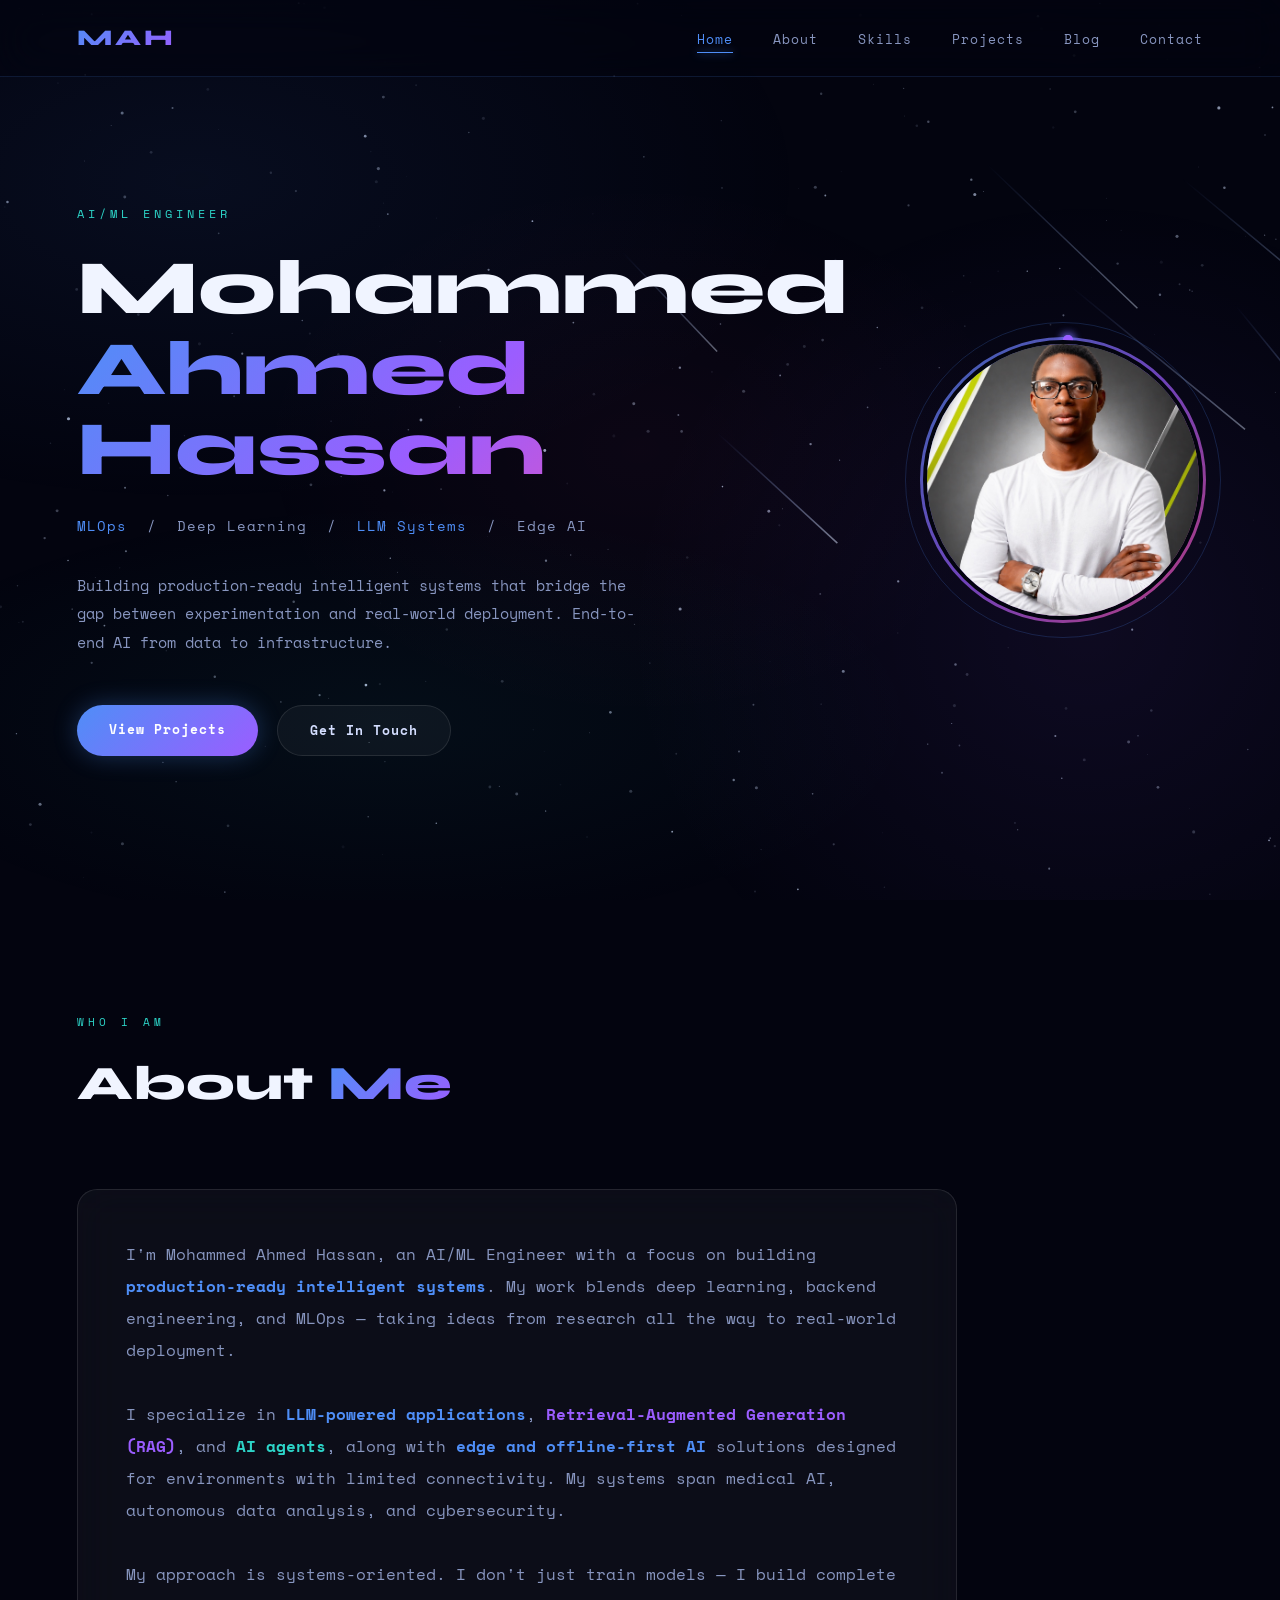
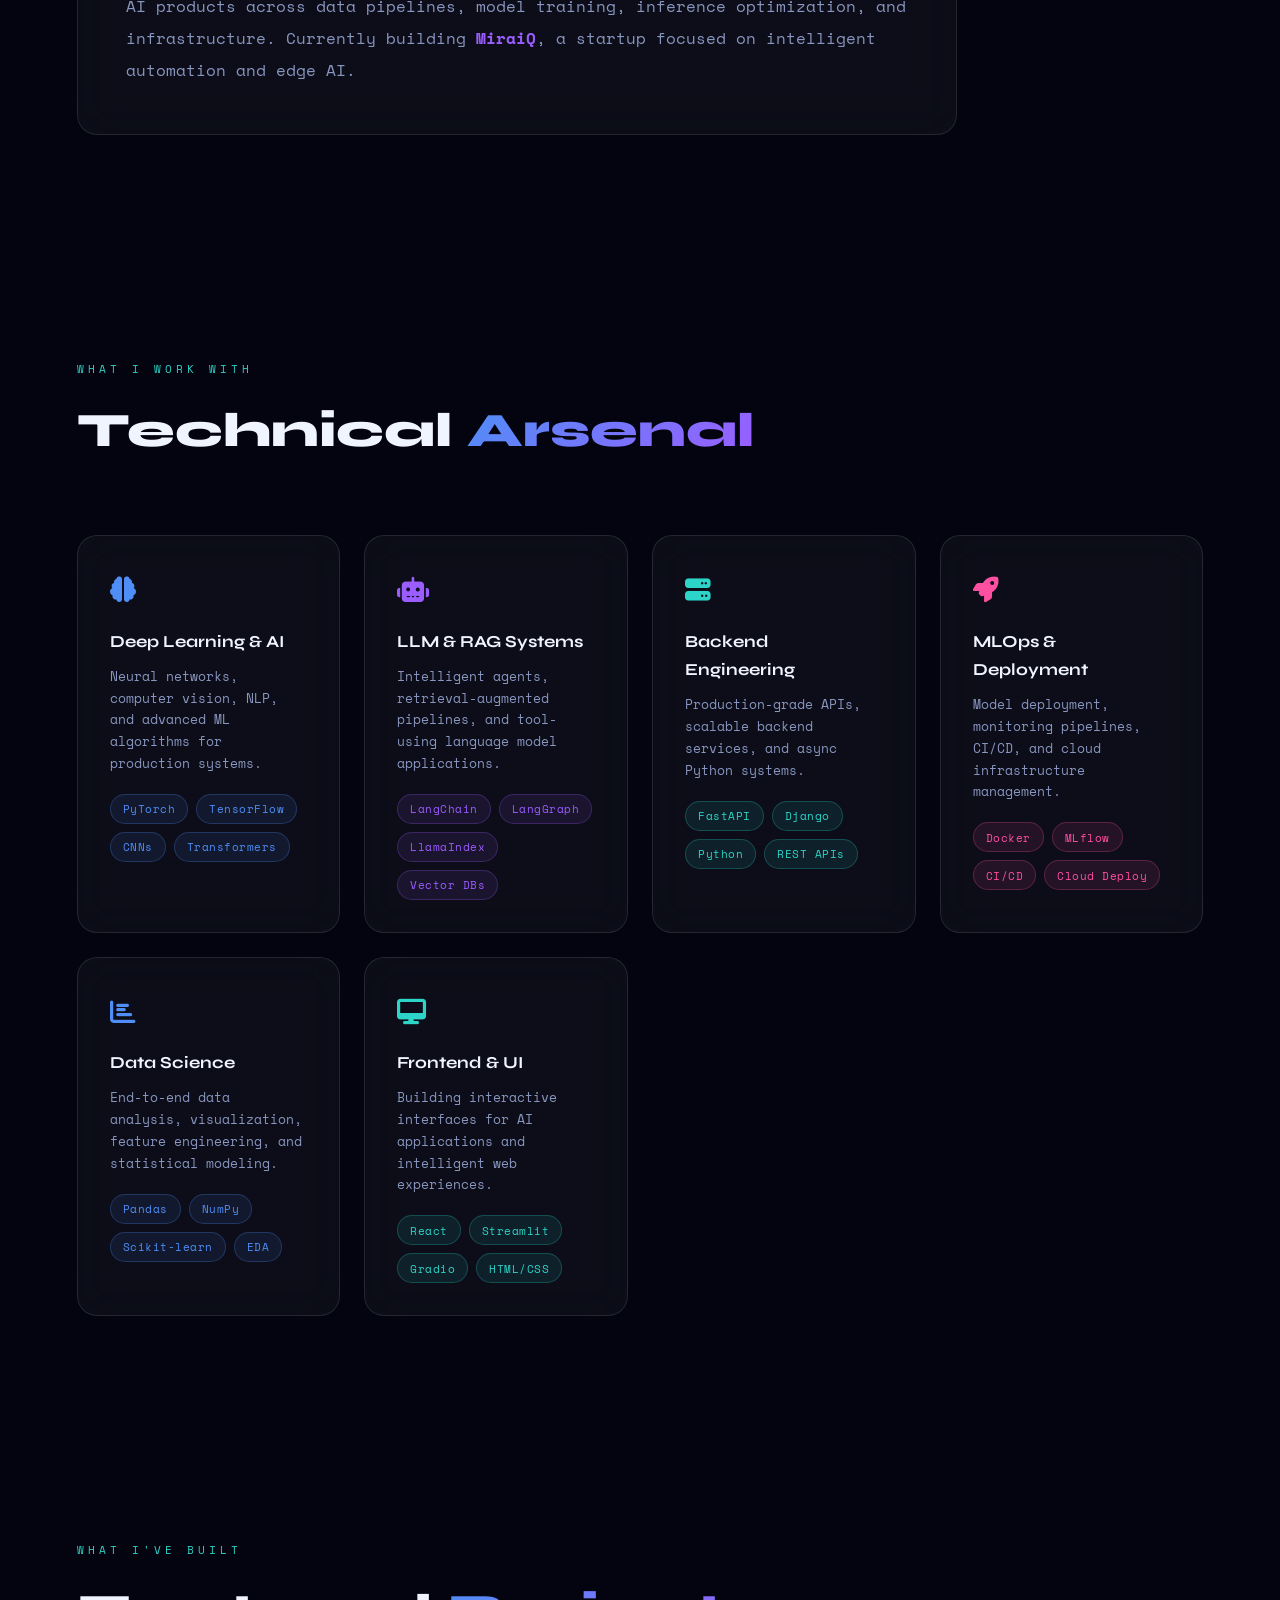
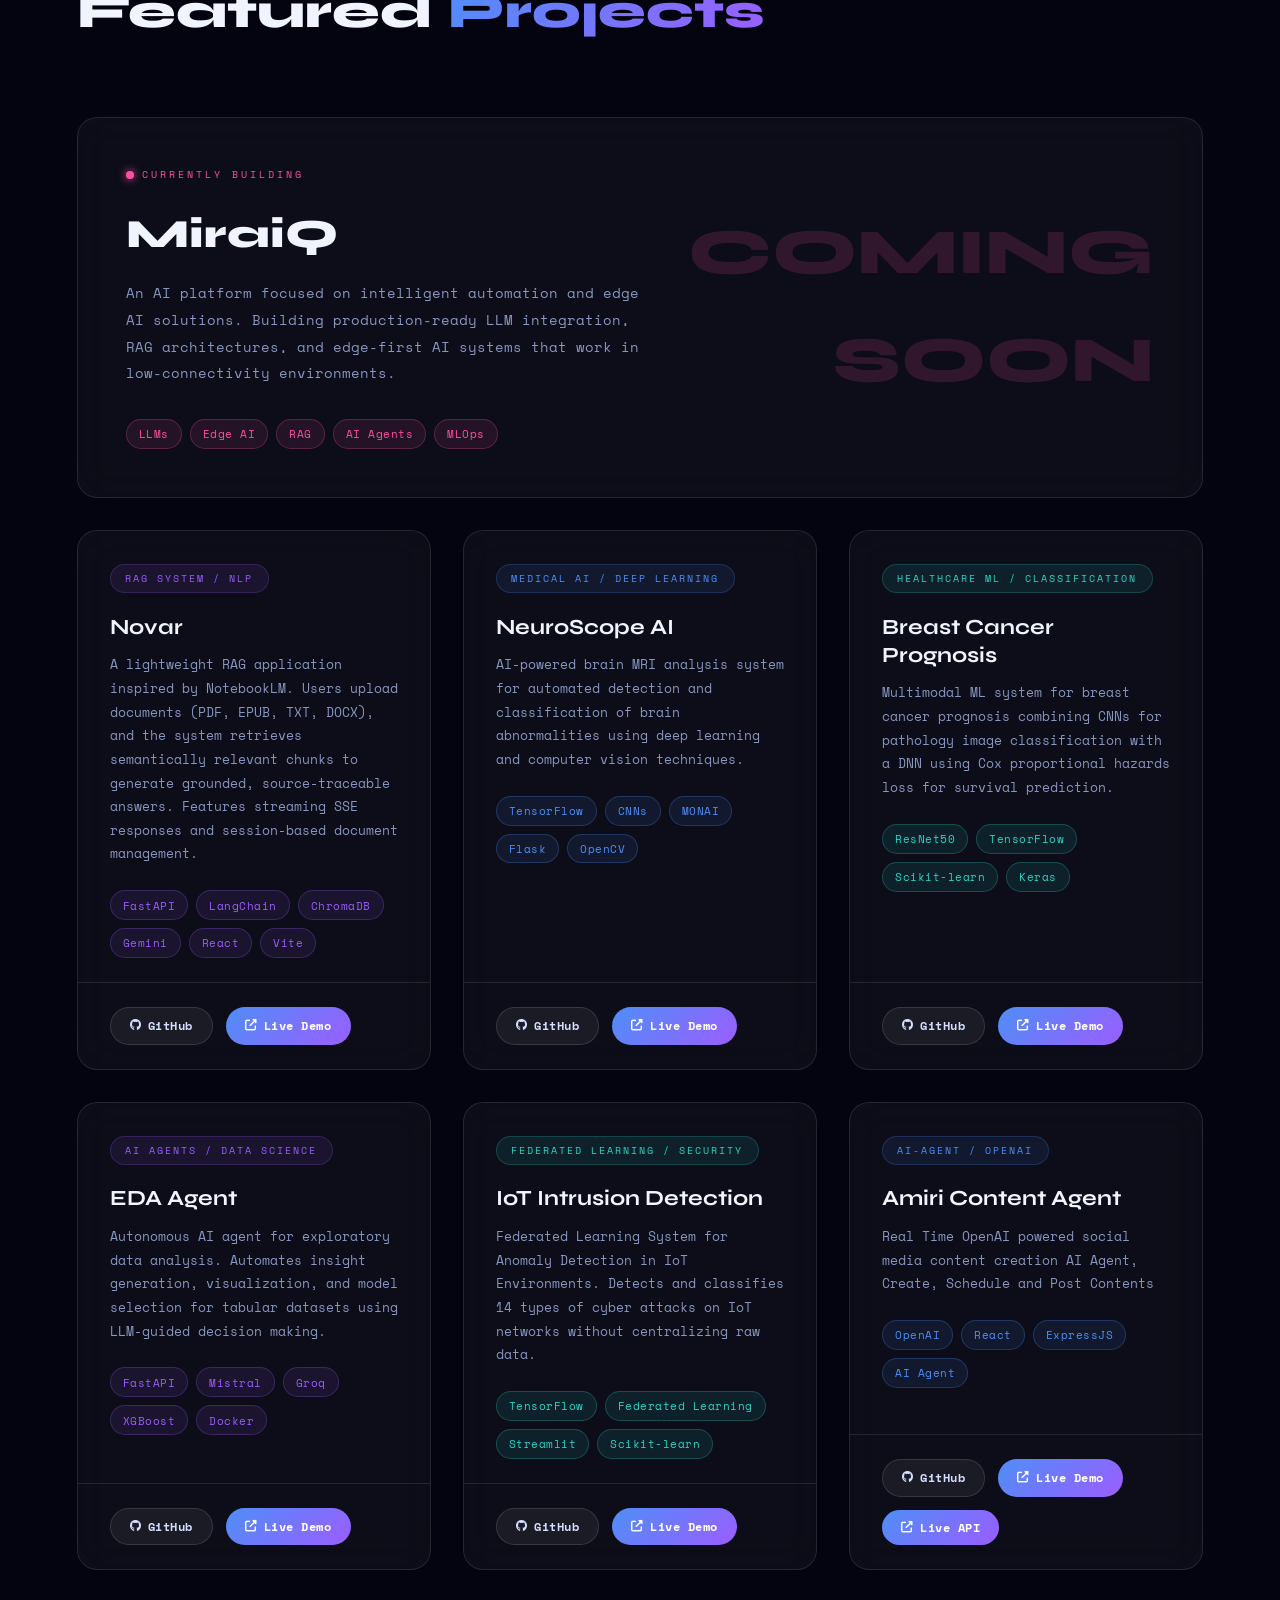
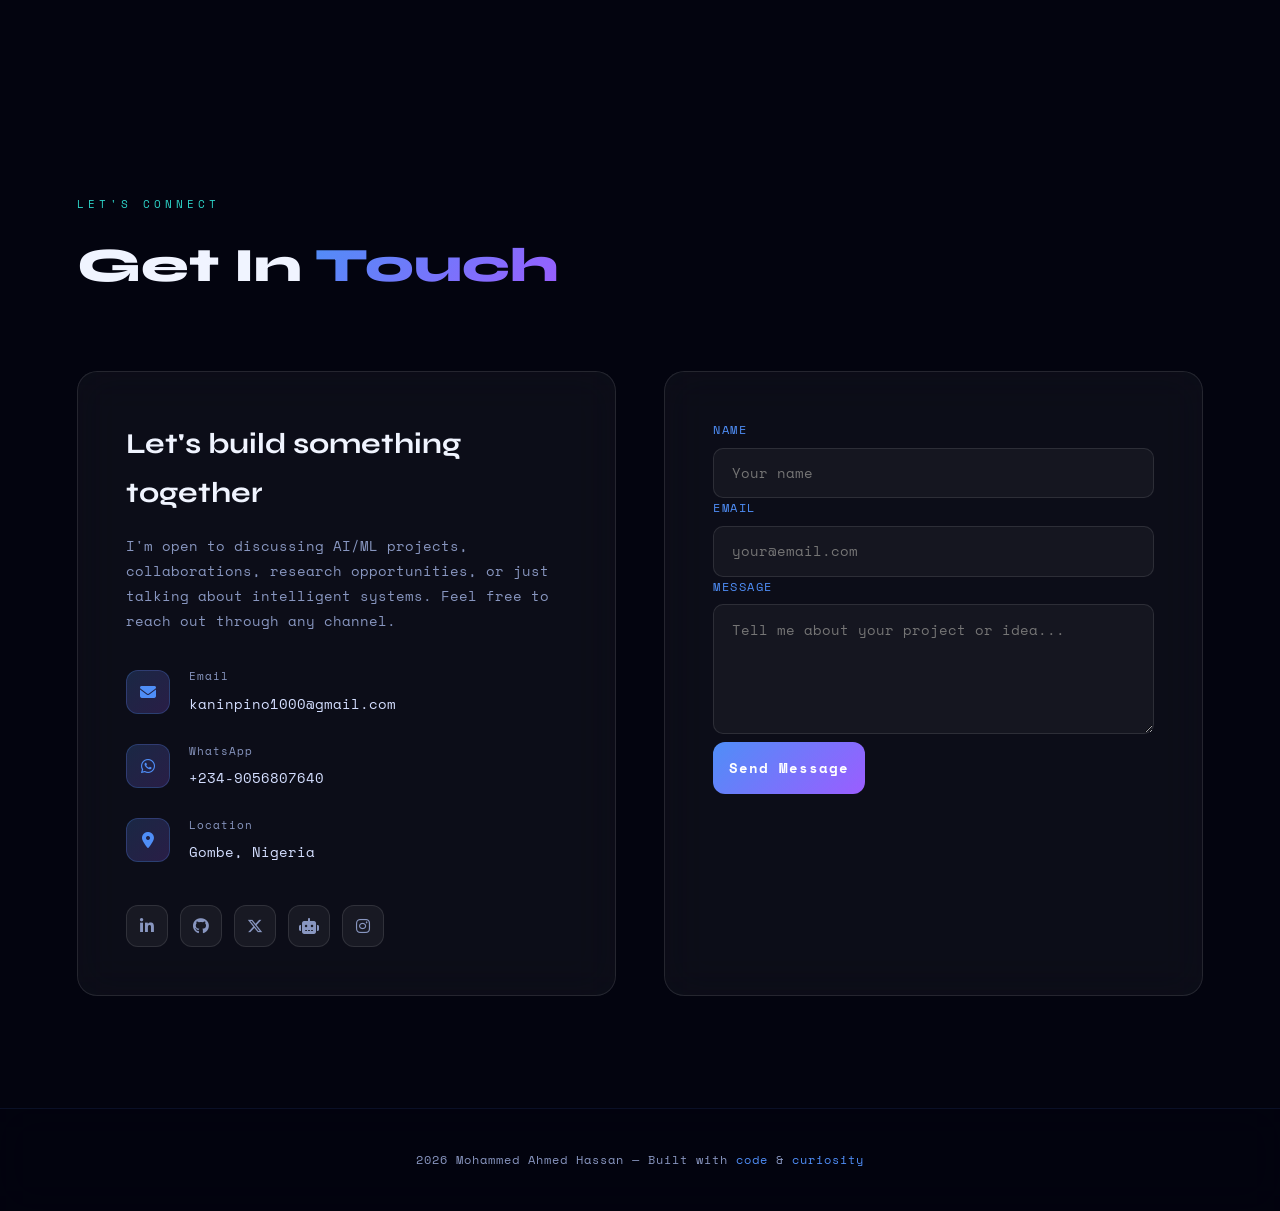
<file: index.html>
<!DOCTYPE html>
<html lang="en">
<head>
    <meta charset="UTF-8">
    <meta name="viewport" content="width=device-width, initial-scale=1.0">
    <title>Mohammed Ahmed Hassan | AI/ML Engineer</title>
    <link href="https://fonts.googleapis.com/css2?family=Syne:wght@400;600;700;800&family=Space+Mono:wght@400;700&display=swap" rel="stylesheet">
    <link rel="stylesheet" href="https://cdnjs.cloudflare.com/ajax/libs/font-awesome/6.5.1/css/all.min.css">
    <link rel="stylesheet" href="css/style.css">
</head>
<body>
    <canvas id="starfield"></canvas>
    <div class="nebula-layer"></div>

    <div class="content-wrapper">
        <nav>
            <a href="index.html" class="logo">MAH</a>
            <ul class="nav-links" id="navLinks">
                <li><a href="index.html" class="nav-link">Home</a></li>
                <li><a href="index.html#about" class="nav-link">About</a></li>
                <li><a href="index.html#skills" class="nav-link">Skills</a></li>
                <li><a href="index.html#projects" class="nav-link">Projects</a></li>
                <li><a href="blog.html" class="nav-link">Blog</a></li>
                <li><a href="index.html#contact" class="nav-link">Contact</a></li>
            </ul>
            <button class="hamburger" id="hamburger" aria-label="Toggle menu">
                <span></span>
                <span></span>
                <span></span>
            </button>
        </nav>

        <!-- HERO -->
        <section class="hero" id="home">
            <div class="hero-inner">
                <div class="hero-text">
                    <p class="hero-label">AI/ML Engineer</p>
                    <h1 class="hero-name">
                        <span class="line1">Mohammed</span>
                        <span class="line2">Ahmed Hassan</span>
                    </h1>
                    <p class="hero-roles">
                        <span>MLOps</span> &nbsp;/&nbsp; Deep Learning &nbsp;/&nbsp; <span>LLM Systems</span> &nbsp;/&nbsp; Edge AI
                    </p>
                    <p class="hero-desc">
                        Building production-ready intelligent systems that bridge the gap between experimentation and real-world deployment. End-to-end AI from data to infrastructure.
                    </p>
                    <div class="hero-btns">
                        <a href="#projects" class="btn btn-primary">View Projects</a>
                        <a href="#contact" class="btn btn-ghost">Get In Touch</a>
                    </div>
                </div>
                <div class="hero-photo-wrap">
                    <div class="orbit-dot"></div>
                    <div class="orbit-dot"></div>
                    <img src="assets/images/profile-photo.jpeg" alt="Mohammed Ahmed Hassan" class="hero-photo" />
                </div>
            </div>
        </section>

        <!-- ABOUT -->
        <section id="about">
            <div class="section-header reveal">
                <span class="section-eyebrow">Who I am</span>
                <h2 class="section-title">About <span>Me</span></h2>
            </div>
            <div class="glass about-body reveal">
                I'm Mohammed Ahmed Hassan, an AI/ML Engineer with a focus on building
                <span class="highlight">production-ready intelligent systems</span>. My work blends deep learning,
                backend engineering, and MLOps — taking ideas from research all the way to real-world deployment.
                <br><br>
                I specialize in <span class="highlight">LLM-powered applications</span>,
                <span class="highlight-purple">Retrieval-Augmented Generation (RAG)</span>, and
                <span class="highlight-teal">AI agents</span>, along with
                <span class="highlight">edge and offline-first AI</span> solutions designed for environments
                with limited connectivity. My systems span medical AI, autonomous data analysis, and cybersecurity.
                <br><br>
                My approach is systems-oriented. I don't just train models — I build complete AI products across
                data pipelines, model training, inference optimization, and infrastructure. Currently building
                <span class="highlight-purple">MiraiQ</span>, a startup focused on intelligent automation and edge AI.
            </div>
        </section>

        <!-- SKILLS -->
        <section id="skills">
            <div class="section-header reveal">
                <span class="section-eyebrow">What I work with</span>
                <h2 class="section-title">Technical <span>Arsenal</span></h2>
            </div>
            <div class="skills-grid">
                <div class="glass skill-card reveal">
                    <span class="skill-icon" style="color: var(--nebula-blue)"><i class="fas fa-brain"></i></span>
                    <h3>Deep Learning & AI</h3>
                    <p>Neural networks, computer vision, NLP, and advanced ML algorithms for production systems.</p>
                    <div class="tags">
                        <span class="tag">PyTorch</span>
                        <span class="tag">TensorFlow</span>
                        <span class="tag">CNNs</span>
                        <span class="tag">Transformers</span>
                    </div>
                </div>
                <div class="glass skill-card reveal">
                    <span class="skill-icon" style="color: var(--nebula-purple)"><i class="fas fa-robot"></i></span>
                    <h3>LLM & RAG Systems</h3>
                    <p>Intelligent agents, retrieval-augmented pipelines, and tool-using language model applications.</p>
                    <div class="tags">
                        <span class="tag purple">LangChain</span>
                        <span class="tag purple">LangGraph</span>
                        <span class="tag purple">LlamaIndex</span>
                        <span class="tag purple">Vector DBs</span>
                    </div>
                </div>
                <div class="glass skill-card reveal">
                    <span class="skill-icon" style="color: var(--nebula-teal)"><i class="fas fa-server"></i></span>
                    <h3>Backend Engineering</h3>
                    <p>Production-grade APIs, scalable backend services, and async Python systems.</p>
                    <div class="tags">
                        <span class="tag teal">FastAPI</span>
                        <span class="tag teal">Django</span>
                        <span class="tag teal">Python</span>
                        <span class="tag teal">REST APIs</span>
                    </div>
                </div>
                <div class="glass skill-card reveal">
                    <span class="skill-icon" style="color: var(--nebula-pink)"><i class="fas fa-rocket"></i></span>
                    <h3>MLOps & Deployment</h3>
                    <p>Model deployment, monitoring pipelines, CI/CD, and cloud infrastructure management.</p>
                    <div class="tags">
                        <span class="tag pink">Docker</span>
                        <span class="tag pink">MLflow</span>
                        <span class="tag pink">CI/CD</span>
                        <span class="tag pink">Cloud Deploy</span>
                    </div>
                </div>
                <div class="glass skill-card reveal">
                    <span class="skill-icon" style="color: var(--nebula-blue)"><i class="fas fa-chart-bar"></i></span>
                    <h3>Data Science</h3>
                    <p>End-to-end data analysis, visualization, feature engineering, and statistical modeling.</p>
                    <div class="tags">
                        <span class="tag">Pandas</span>
                        <span class="tag">NumPy</span>
                        <span class="tag">Scikit-learn</span>
                        <span class="tag">EDA</span>
                    </div>
                </div>
                <div class="glass skill-card reveal">
                    <span class="skill-icon" style="color: var(--nebula-teal)"><i class="fas fa-desktop"></i></span>
                    <h3>Frontend & UI</h3>
                    <p>Building interactive interfaces for AI applications and intelligent web experiences.</p>
                    <div class="tags">
                        <span class="tag teal">React</span>
                        <span class="tag teal">Streamlit</span>
                        <span class="tag teal">Gradio</span>
                        <span class="tag teal">HTML/CSS</span>
                    </div>
                </div>
            </div>
        </section>

        <!-- PROJECTS -->
        <section id="projects">
            <div class="section-header reveal">
                <span class="section-eyebrow">What I've built</span>
                <h2 class="section-title">Featured <span>Projects</span></h2>
            </div>
            <div class="projects-grid">

                <!-- MiraiQ Featured -->
                <div class="glass featured-card reveal">
                    <div>
                        <div class="featured-label">
                            <div class="pulse-dot"></div>
                            Currently Building
                        </div>
                        <h3>MiraiQ</h3>
                        <p>An AI platform focused on intelligent automation and edge AI solutions. Building production-ready LLM integration, RAG architectures, and edge-first AI systems that work in low-connectivity environments.</p>
                        <div class="tags" style="margin-bottom: 0;">
                            <span class="tag pink">LLMs</span>
                            <span class="tag pink">Edge AI</span>
                            <span class="tag pink">RAG</span>
                            <span class="tag pink">AI Agents</span>
                            <span class="tag pink">MLOps</span>
                        </div>
                    </div>
                    <div style="text-align: right; padding: 1rem 0;">
                        <div style="font-size: 4rem; opacity: 0.15; font-family: 'Syne', sans-serif; font-weight: 800; color: var(--nebula-pink); white-space: nowrap;">COMING<br>SOON</div>
                    </div>
                </div>

                <!-- NOVAR -->
                <div class="glass project-card reveal">
                    <div class="project-top">
                        <span class="project-badge purple">RAG System / NLP</span>
                        <h3>Novar</h3>
                        <p>A lightweight RAG application inspired by NotebookLM. Users upload documents (PDF, EPUB, TXT, DOCX), and the system retrieves semantically relevant chunks to generate grounded, source-traceable answers. Features streaming SSE responses and session-based document management.</p>
                        <div class="tags">
                            <span class="tag purple">FastAPI</span>
                            <span class="tag purple">LangChain</span>
                            <span class="tag purple">ChromaDB</span>
                            <span class="tag purple">Gemini</span>
                            <span class="tag purple">React</span>
                            <span class="tag purple">Vite</span>
                        </div>
                    </div>
                    <div class="project-bottom">
                        <a href="https://github.com/MohammedAH10/Novar-Network-of-Vecrtorized-Archive-Retrieval" target="_blank" class="proj-link github"><i class="fab fa-github"></i> GitHub</a>
                        <a href="https://novar-ui.onrender.com" target="_blank" class="proj-link demo"><i class="fas fa-external-link-alt"></i> Live Demo</a>
                    </div>
                </div>

                <!-- Brain MRI -->
                <div class="glass project-card reveal">
                    <div class="project-top">
                        <span class="project-badge">Medical AI / Deep Learning</span>
                        <h3>NeuroScope AI</h3>
                        <p>AI-powered brain MRI analysis system for automated detection and classification of brain abnormalities using deep learning and computer vision techniques.</p>
                        <div class="tags">
                            <span class="tag">TensorFlow</span>
                            <span class="tag">CNNs</span>
                            <span class="tag">MONAI</span>
                            <span class="tag">Flask</span>
                            <span class="tag">OpenCV</span>
                        </div>
                    </div>
                    <div class="project-bottom">
                        <a href="https://github.com/MohammedAH10/MyFinalYearProject" target="_blank" class="proj-link github"><i class="fab fa-github"></i> GitHub</a>
                        <a href="https://huggingface.co/spaces/MohammedAH/NeuroScope-AI" target="_blank" class="proj-link demo"><i class="fas fa-external-link-alt"></i> Live Demo</a>
                    </div>
                </div>

                <!-- Breast Cancer -->
                <div class="glass project-card reveal">
                    <div class="project-top">
                        <span class="project-badge teal">Healthcare ML / Classification</span>
                        <h3>Breast Cancer Prognosis</h3>
                        <p>Multimodal ML system for breast cancer prognosis combining CNNs for pathology image classification with a DNN using Cox proportional hazards loss for survival prediction.</p>
                        <div class="tags">
                            <span class="tag teal">ResNet50</span>
                            <span class="tag teal">TensorFlow</span>
                            <span class="tag teal">Scikit-learn</span>
                            <span class="tag teal">Keras</span>
                        </div>
                    </div>
                    <div class="project-bottom">
                        <a href="https://github.com/MohammedAH10/BreastCancerPrognosis" target="_blank" class="proj-link github"><i class="fab fa-github"></i> GitHub</a>
                        <a href="https://breastcancerprognosis-1.onrender.com" target="_blank" class="proj-link demo"><i class="fas fa-external-link-alt"></i> Live Demo</a>
                    </div>
                </div>

                <!-- EDA Agent -->
                <div class="glass project-card reveal">
                    <div class="project-top">
                        <span class="project-badge purple">AI Agents / Data Science</span>
                        <h3>EDA Agent</h3>
                        <p>Autonomous AI agent for exploratory data analysis. Automates insight generation, visualization, and model selection for tabular datasets using LLM-guided decision making.</p>
                        <div class="tags">
                            <span class="tag purple">FastAPI</span>
                            <span class="tag purple">Mistral</span>
                            <span class="tag purple">Groq</span>
                            <span class="tag purple">XGBoost</span>
                            <span class="tag purple">Docker</span>
                        </div>
                    </div>
                    <div class="project-bottom">
                        <a href="https://github.com/MohammedAH10/ExploratoryDataAnalysis-Agent" target="_blank" class="proj-link github"><i class="fab fa-github"></i> GitHub</a>
                        <a href="https://exploratorydataanalysis-agent.onrender.com" target="_blank" class="proj-link demo"><i class="fas fa-external-link-alt"></i> Live Demo</a>
                    </div>
                </div>

                <!-- IoT Intrusion -->
                <div class="glass project-card reveal">
                    <div class="project-top">
                        <span class="project-badge teal">Federated Learning / Security</span>
                        <h3>IoT Intrusion Detection</h3>
                        <p>Federated Learning System for Anomaly Detection in IoT Environments. Detects and classifies 14 types of cyber attacks on IoT networks without centralizing raw data.</p>
                        <div class="tags">
                            <span class="tag teal">TensorFlow</span>
                            <span class="tag teal">Federated Learning</span>
                            <span class="tag teal">Streamlit</span>
                            <span class="tag teal">Scikit-learn</span>
                        </div>
                    </div>
                    <div class="project-bottom">
                        <a href="https://huggingface.co/spaces/MohammedAH/Intrusion-Detection/tree/main" target="_blank" class="proj-link github"><i class="fab fa-github"></i> GitHub</a>
                        <a href="https://huggingface.co/spaces/MohammedAH/Intrusion-Detection" target="_blank" class="proj-link demo"><i class="fas fa-external-link-alt"></i> Live Demo</a>
                    </div>
                </div>

                <!-- Social media content agent -->
                <div class="glass project-card reveal">
                    <div class="project-top">
                        <span class="project-badge">AI-Agent / OpenAI</span>
                        <h3>Amiri Content Agent</h3>
                        <p>Real Time OpenAI powered social media content creation AI Agent, Create, Schedule and Post Contents</p>
                        <div class="tags">
                            <span class="tag">OpenAI</span>
                            <span class="tag">React</span>
                            <span class="tag">ExpressJS</span>
                            <span class="tag">AI Agent</span>
                        </div>
                    </div>
                    <div class="project-bottom">
                        <a href="https://github.com/MohammedAH10/Lyra-Content-Agent" target="_blank" class="proj-link github"><i class="fab fa-github"></i> GitHub</a>
                        <a href="https://amiri-content-agent.vercel.app" target="_blank" class="proj-link demo"><i class="fas fa-external-link-alt"></i> Live Demo</a>
                        <a href="https://lyra-content-agent.vercel.app" target="_blank" class="proj-link demo"><i class="fas fa-external-link-alt"></i> Live API</a>
                    </div>
                </div>

            </div>
        </section>

        <!-- CONTACT -->
        <section id="contact">
            <div class="section-header reveal">
                <span class="section-eyebrow">Let's connect</span>
                <h2 class="section-title">Get In <span>Touch</span></h2>
            </div>
            <div class="contact-grid">
                <div class="glass contact-left reveal">
                    <h3>Let's build something together</h3>
                    <p>I'm open to discussing AI/ML projects, collaborations, research opportunities, or just talking about intelligent systems. Feel free to reach out through any channel.</p>

                    <div class="contact-item">
                        <div class="contact-icon"><i class="fas fa-envelope"></i></div>
                        <div class="info">
                            <p>Email</p>
                            <a href="mailto:kaninpino1000@gmail.com">kaninpino1000@gmail.com</a>
                        </div>
                    </div>
                    <div class="contact-item">
                        <div class="contact-icon"><i class="fab fa-whatsapp"></i></div>
                        <div class="info">
                            <p>WhatsApp</p>
                            <a href="https://wa.me/2349056807640" target="_blank">+234-9056807640</a>
                        </div>
                    </div>
                    <div class="contact-item">
                        <div class="contact-icon"><i class="fas fa-map-marker-alt"></i></div>
                        <div class="info">
                            <p>Location</p>
                            <span>Gombe, Nigeria</span>
                        </div>
                    </div>

                    <div class="socials">
                        <a href="https://www.linkedin.com/in/mohammedah10?" target="_blank" class="social-btn" title="LinkedIn"><i class="fab fa-linkedin-in"></i></a>
                        <a href="https://github.com/MohammedAH10" target="_blank" class="social-btn" title="GitHub"><i class="fab fa-github"></i></a>
                        <a href="https://x.com/MohammedAH70" target="_blank" class="social-btn" title="X (Twitter)"><i class="fab fa-x-twitter"></i></a>
                        <a href="https://huggingface.co/MohammedAH" target="_blank" class="social-btn" title="HuggingFace"><i class="fas fa-robot"></i></a>
                        <a href="https://www.instagram.com/moh_amir10" target="_blank" class="social-btn" title="Instagram"><i class="fab fa-instagram"></i></a>
                    </div>
                </div>

                <div class="glass contact-form reveal">
                    <form action="https://formspree.io/f/YOUR_FORM_ID" method="POST">
                        <div class="form-group">
                            <label for="name">Name</label>
                            <input type="text" id="name" name="name" placeholder="Your name" required>
                        </div>
                        <div class="form-group">
                            <label for="email">Email</label>
                            <input type="email" id="email" name="email" placeholder="your@email.com" required>
                        </div>
                        <div class="form-group">
                            <label for="message">Message</label>
                            <textarea id="message" name="message" placeholder="Tell me about your project or idea..." required></textarea>
                        </div>
                        <button type="submit" class="btn-submit">Send Message</button>
                    </form>
                </div>
            </div>
        </section>

        <footer>
            <p>2026 Mohammed Ahmed Hassan &mdash; Built with <span>code</span> &amp; <span>curiosity</span></p>
        </footer>
    </div>

    <script src="js/app.js"></script>
</body>
</html>
</file>
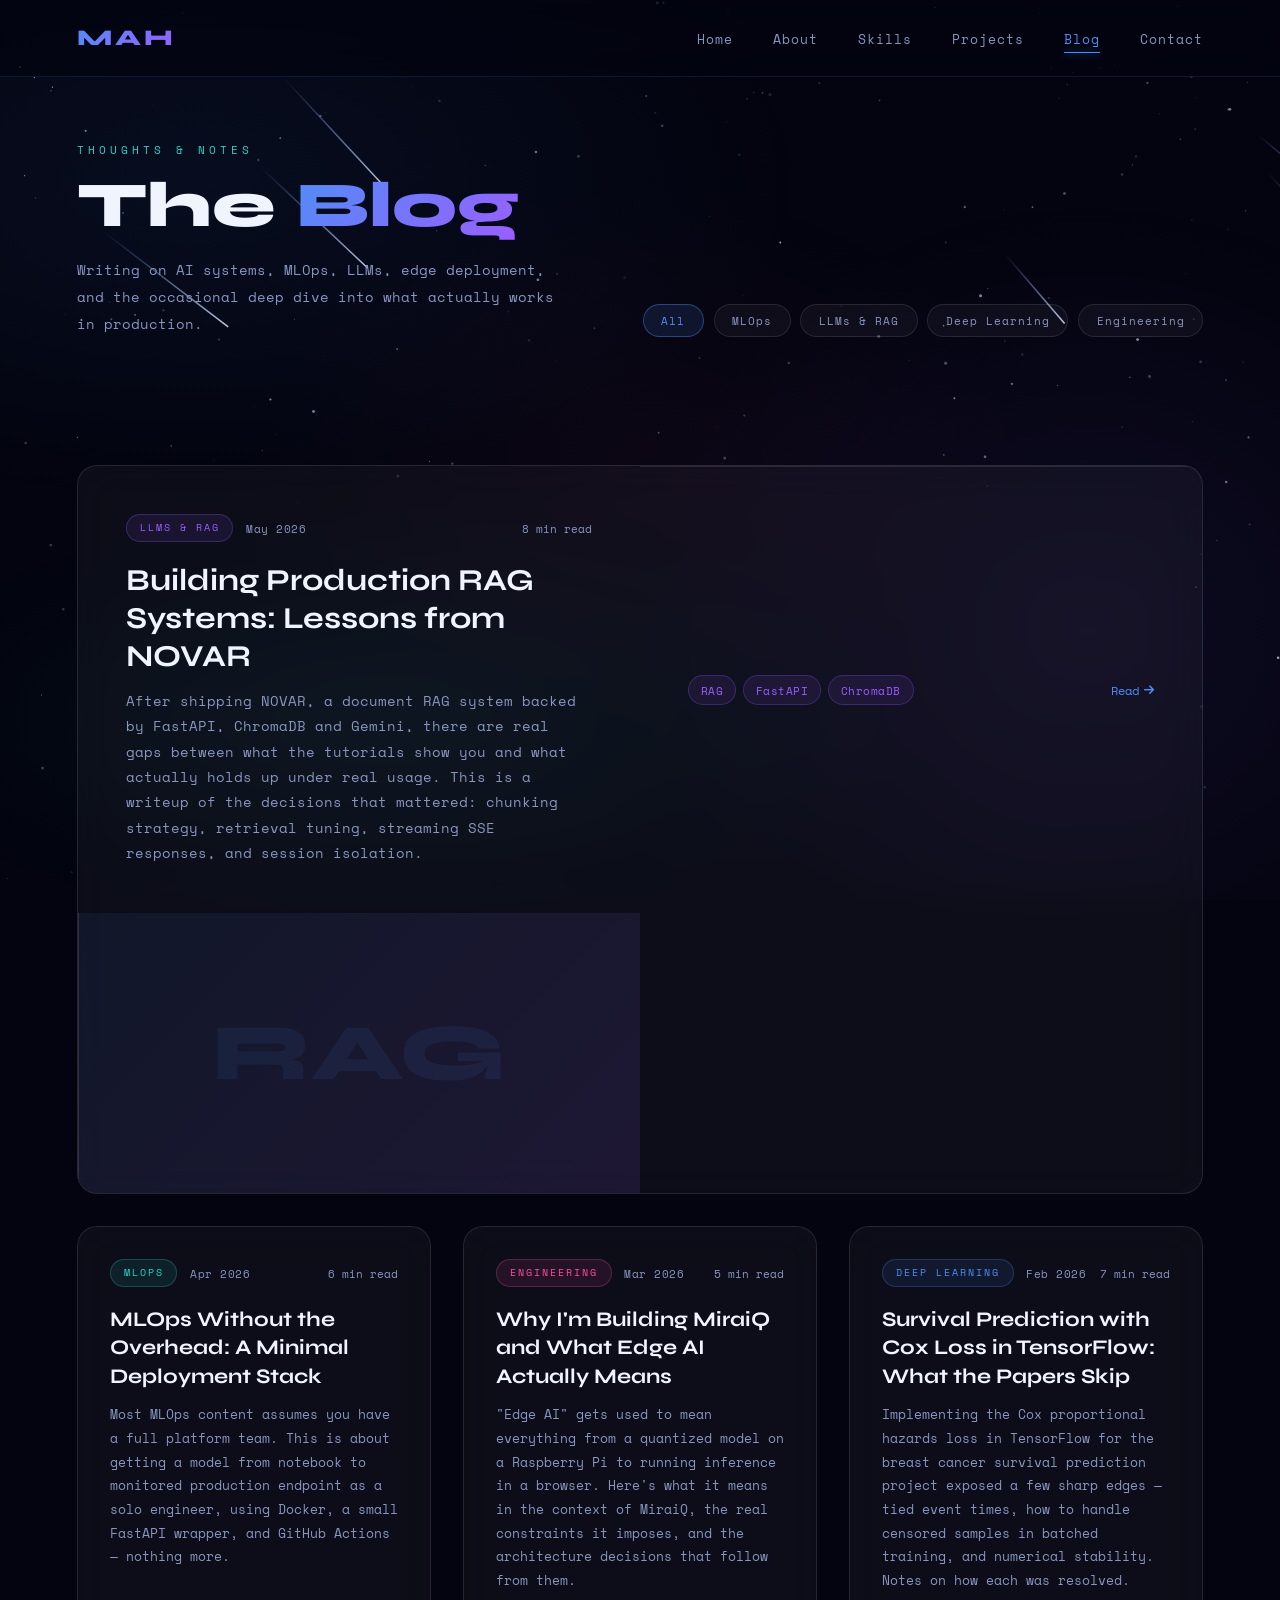
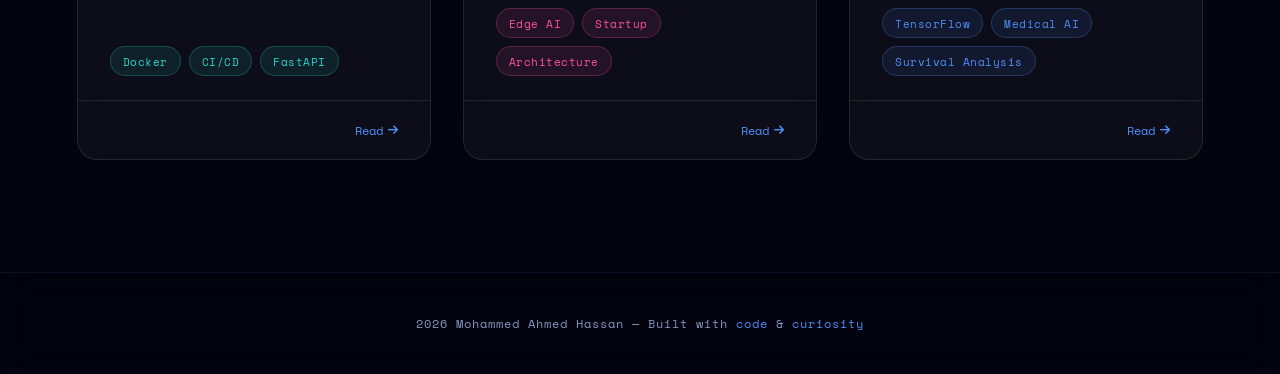
<file: blog.html>
<!DOCTYPE html>
<html lang="en">
<head>
    <meta charset="UTF-8">
    <meta name="viewport" content="width=device-width, initial-scale=1.0">
    <title>Blog | Mohammed Ahmed Hassan</title>
    <link href="https://fonts.googleapis.com/css2?family=Syne:wght@400;600;700;800&family=Space+Mono:wght@400;700&display=swap" rel="stylesheet">
    <link rel="stylesheet" href="https://cdnjs.cloudflare.com/ajax/libs/font-awesome/6.5.1/css/all.min.css">
    <link rel="stylesheet" href="css/style.css">
</head>
<body>
    <canvas id="starfield"></canvas>
    <div class="nebula-layer"></div>

    <div class="content-wrapper">
        <nav>
            <a href="index.html" class="logo">MAH</a>
            <ul class="nav-links" id="navLinks">
                <li><a href="index.html" class="nav-link">Home</a></li>
                <li><a href="index.html#about" class="nav-link">About</a></li>
                <li><a href="index.html#skills" class="nav-link">Skills</a></li>
                <li><a href="index.html#projects" class="nav-link">Projects</a></li>
                <li><a href="blog.html" class="nav-link">Blog</a></li>
                <li><a href="index.html#contact" class="nav-link">Contact</a></li>
            </ul>
            <button class="hamburger" id="hamburger" aria-label="Toggle menu">
                <span></span>
                <span></span>
                <span></span>
            </button>
        </nav>

        <!-- BLOG HERO -->
        <div class="blog-hero">
            <div class="blog-hero-inner">
                <div class="blog-hero-text">
                    <span class="page-eyebrow">Thoughts & Notes</span>
                    <h1>The <span>Blog</span></h1>
                    <p>Writing on AI systems, MLOps, LLMs, edge deployment, and the occasional deep dive into what actually works in production.</p>
                </div>
                <div class="filter-bar" id="filterBar">
                    <button class="filter-btn active" data-filter="all">All</button>
                    <button class="filter-btn" data-filter="mlops">MLOps</button>
                    <button class="filter-btn" data-filter="llm">LLMs & RAG</button>
                    <button class="filter-btn" data-filter="deeplearning">Deep Learning</button>
                    <button class="filter-btn" data-filter="engineering">Engineering</button>
                </div>
            </div>
        </div>

        <!-- BLOG GRID -->
        <div class="blog-grid">

            <!-- Featured post -->
            <a href="posts/building-rag-systems.html" class="glass post-card featured-post reveal" data-category="llm">
                <div class="post-card-top">
                    <div class="post-meta">
                        <span class="post-category tag purple">LLMs & RAG</span>
                        <span class="post-date">May 2026</span>
                        <span class="post-read-time">8 min read</span>
                    </div>
                    <h2>Building Production RAG Systems: Lessons from NOVAR</h2>
                    <p class="post-excerpt">
                        After shipping NOVAR, a document RAG system backed by FastAPI, ChromaDB and Gemini, there are real gaps between what the tutorials show you and what actually holds up under real usage. This is a writeup of the decisions that mattered: chunking strategy, retrieval tuning, streaming SSE responses, and session isolation.
                    </p>
                </div>
                <div class="post-card-bottom">
                    <div class="post-tags">
                        <span class="tag purple">RAG</span>
                        <span class="tag purple">FastAPI</span>
                        <span class="tag purple">ChromaDB</span>
                    </div>
                    <span class="read-more">Read <i class="fas fa-arrow-right"></i></span>
                </div>
                <div class="post-visual">
                    <div class="post-visual-text">RAG</div>
                </div>
            </a>

            <!-- Post 2 -->
            <a href="posts/mlops-notes.html" class="glass post-card reveal" data-category="mlops">
                <div class="post-card-top">
                    <div class="post-meta">
                        <span class="post-category tag teal">MLOps</span>
                        <span class="post-date">Apr 2026</span>
                        <span class="post-read-time">6 min read</span>
                    </div>
                    <h2>MLOps Without the Overhead: A Minimal Deployment Stack</h2>
                    <p class="post-excerpt">
                        Most MLOps content assumes you have a full platform team. This is about getting a model from notebook to monitored production endpoint as a solo engineer, using Docker, a small FastAPI wrapper, and GitHub Actions — nothing more.
                    </p>
                    <div class="tags" style="margin-top: auto; padding-top: 1rem;">
                        <span class="tag teal">Docker</span>
                        <span class="tag teal">CI/CD</span>
                        <span class="tag teal">FastAPI</span>
                    </div>
                </div>
                <div class="post-card-bottom">
                    <div class="post-tags"></div>
                    <span class="read-more">Read <i class="fas fa-arrow-right"></i></span>
                </div>
            </a>

            <!-- Post 3 -->
            <a href="posts/building-mirai-q.html" class="glass post-card reveal" data-category="engineering">
                <div class="post-card-top">
                    <div class="post-meta">
                        <span class="post-category tag pink">Engineering</span>
                        <span class="post-date">Mar 2026</span>
                        <span class="post-read-time">5 min read</span>
                    </div>
                    <h2>Why I'm Building MiraiQ and What Edge AI Actually Means</h2>
                    <p class="post-excerpt">
                        "Edge AI" gets used to mean everything from a quantized model on a Raspberry Pi to running inference in a browser. Here's what it means in the context of MiraiQ, the real constraints it imposes, and the architecture decisions that follow from them.
                    </p>
                    <div class="tags" style="margin-top: auto; padding-top: 1rem;">
                        <span class="tag pink">Edge AI</span>
                        <span class="tag pink">Startup</span>
                        <span class="tag pink">Architecture</span>
                    </div>
                </div>
                <div class="post-card-bottom">
                    <div class="post-tags"></div>
                    <span class="read-more">Read <i class="fas fa-arrow-right"></i></span>
                </div>
            </a>

            <!-- Post 4 -->
            <a href="posts/first-post.html" class="glass post-card reveal" data-category="deeplearning">
                <div class="post-card-top">
                    <div class="post-meta">
                        <span class="post-category tag">Deep Learning</span>
                        <span class="post-date">Feb 2026</span>
                        <span class="post-read-time">7 min read</span>
                    </div>
                    <h2>Survival Prediction with Cox Loss in TensorFlow: What the Papers Skip</h2>
                    <p class="post-excerpt">
                        Implementing the Cox proportional hazards loss in TensorFlow for the breast cancer survival prediction project exposed a few sharp edges — tied event times, how to handle censored samples in batched training, and numerical stability. Notes on how each was resolved.
                    </p>
                    <div class="tags" style="margin-top: auto; padding-top: 1rem;">
                        <span class="tag">TensorFlow</span>
                        <span class="tag">Medical AI</span>
                        <span class="tag">Survival Analysis</span>
                    </div>
                </div>
                <div class="post-card-bottom">
                    <div class="post-tags"></div>
                    <span class="read-more">Read <i class="fas fa-arrow-right"></i></span>
                </div>
            </a>

        </div>

        <footer>
            <p>2026 Mohammed Ahmed Hassan &mdash; Built with <span>code</span> &amp; <span>curiosity</span></p>
        </footer>
    </div>

    <script src="js/app.js"></script>
</body>
</html>
</file>
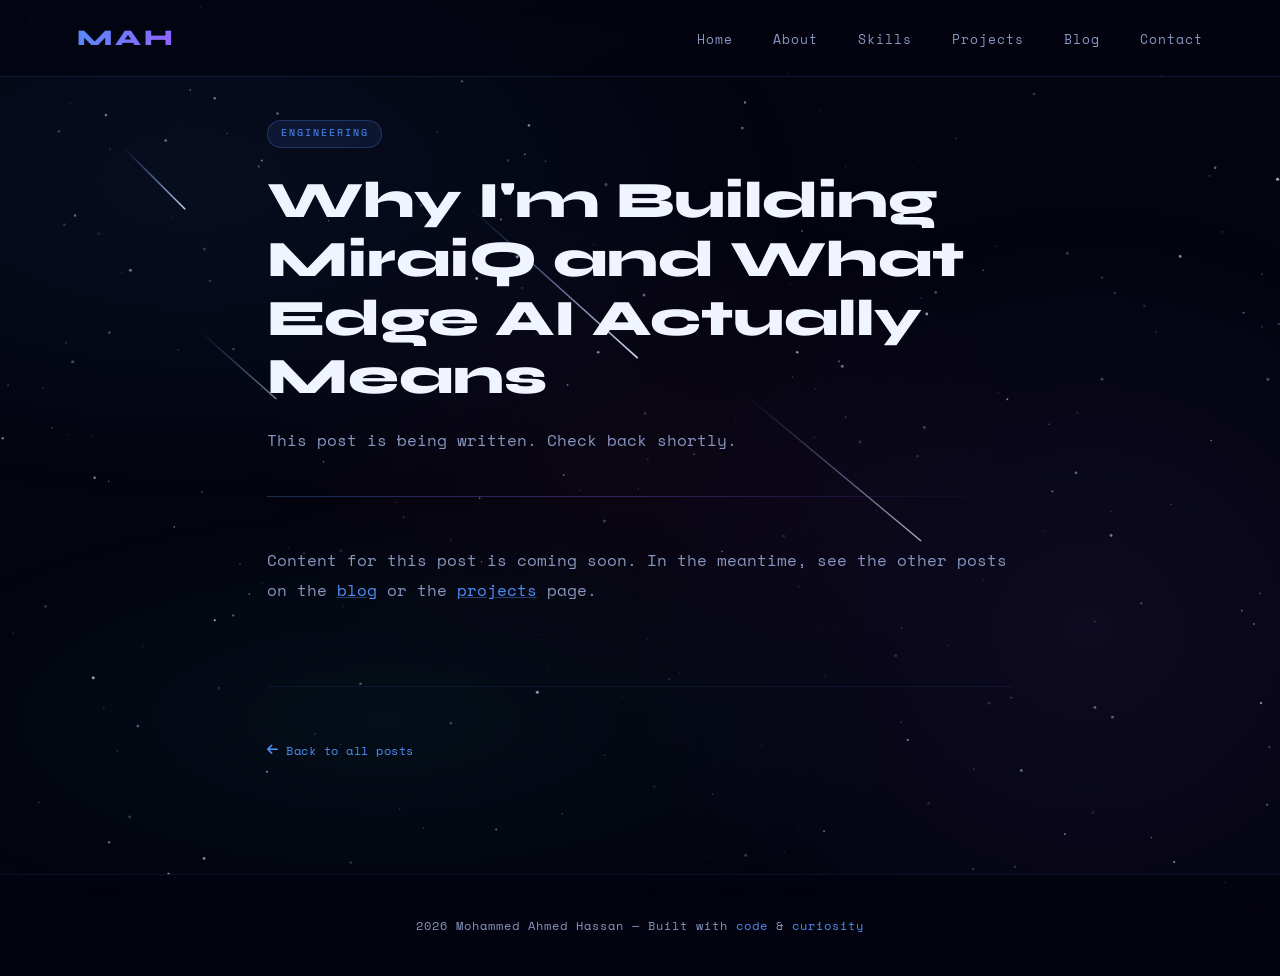
<file: posts/building-mirai-q.html>
<!DOCTYPE html>
<html lang="en">
<head>
    <meta charset="UTF-8">
    <meta name="viewport" content="width=device-width, initial-scale=1.0">
    <title>Why I'm Building MiraiQ and What Edge AI Actually Means | Mohammed Ahmed Hassan</title>
    <link href="https://fonts.googleapis.com/css2?family=Syne:wght@400;600;700;800&family=Space+Mono:wght@400;700&display=swap" rel="stylesheet">
    <link rel="stylesheet" href="https://cdnjs.cloudflare.com/ajax/libs/font-awesome/6.5.1/css/all.min.css">
    <link rel="stylesheet" href="../css/style.css">
</head>
<body>
    <canvas id="starfield"></canvas>
    <div class="nebula-layer"></div>
    <div class="content-wrapper">
        <nav>
            <a href="../index.html" class="logo">MAH</a>
            <ul class="nav-links" id="navLinks">
                <li><a href="../index.html" class="nav-link">Home</a></li>
                <li><a href="../index.html#about" class="nav-link">About</a></li>
                <li><a href="../index.html#skills" class="nav-link">Skills</a></li>
                <li><a href="../index.html#projects" class="nav-link">Projects</a></li>
                <li><a href="../blog.html" class="nav-link">Blog</a></li>
                <li><a href="../index.html#contact" class="nav-link">Contact</a></li>
            </ul>
            <button class="hamburger" id="hamburger" aria-label="Toggle menu">
                <span></span><span></span><span></span>
            </button>
        </nav>
        <article class="post-layout">
            <header class="post-header">
                <div class="post-meta">
                    <span class="post-category tag">Engineering</span>
                </div>
                <h1>Why I'm Building MiraiQ and What Edge AI Actually Means</h1>
                <p class="post-summary">This post is being written. Check back shortly.</p>
                <div class="post-divider"></div>
            </header>
            <div class="post-body reveal">
                <p>Content for this post is coming soon. In the meantime, see the other posts on the <a href="../blog.html">blog</a> or the <a href="../index.html#projects">projects</a> page.</p>
            </div>
            <div class="post-footer reveal">
                <a href="../blog.html" class="back-to-blog"><i class="fas fa-arrow-left"></i> Back to all posts</a>
            </div>
        </article>
        <footer>
            <p>2026 Mohammed Ahmed Hassan &mdash; Built with <span>code</span> &amp; <span>curiosity</span></p>
        </footer>
    </div>
    <script src="../js/app.js"></script>
</body>
</html>
</file>
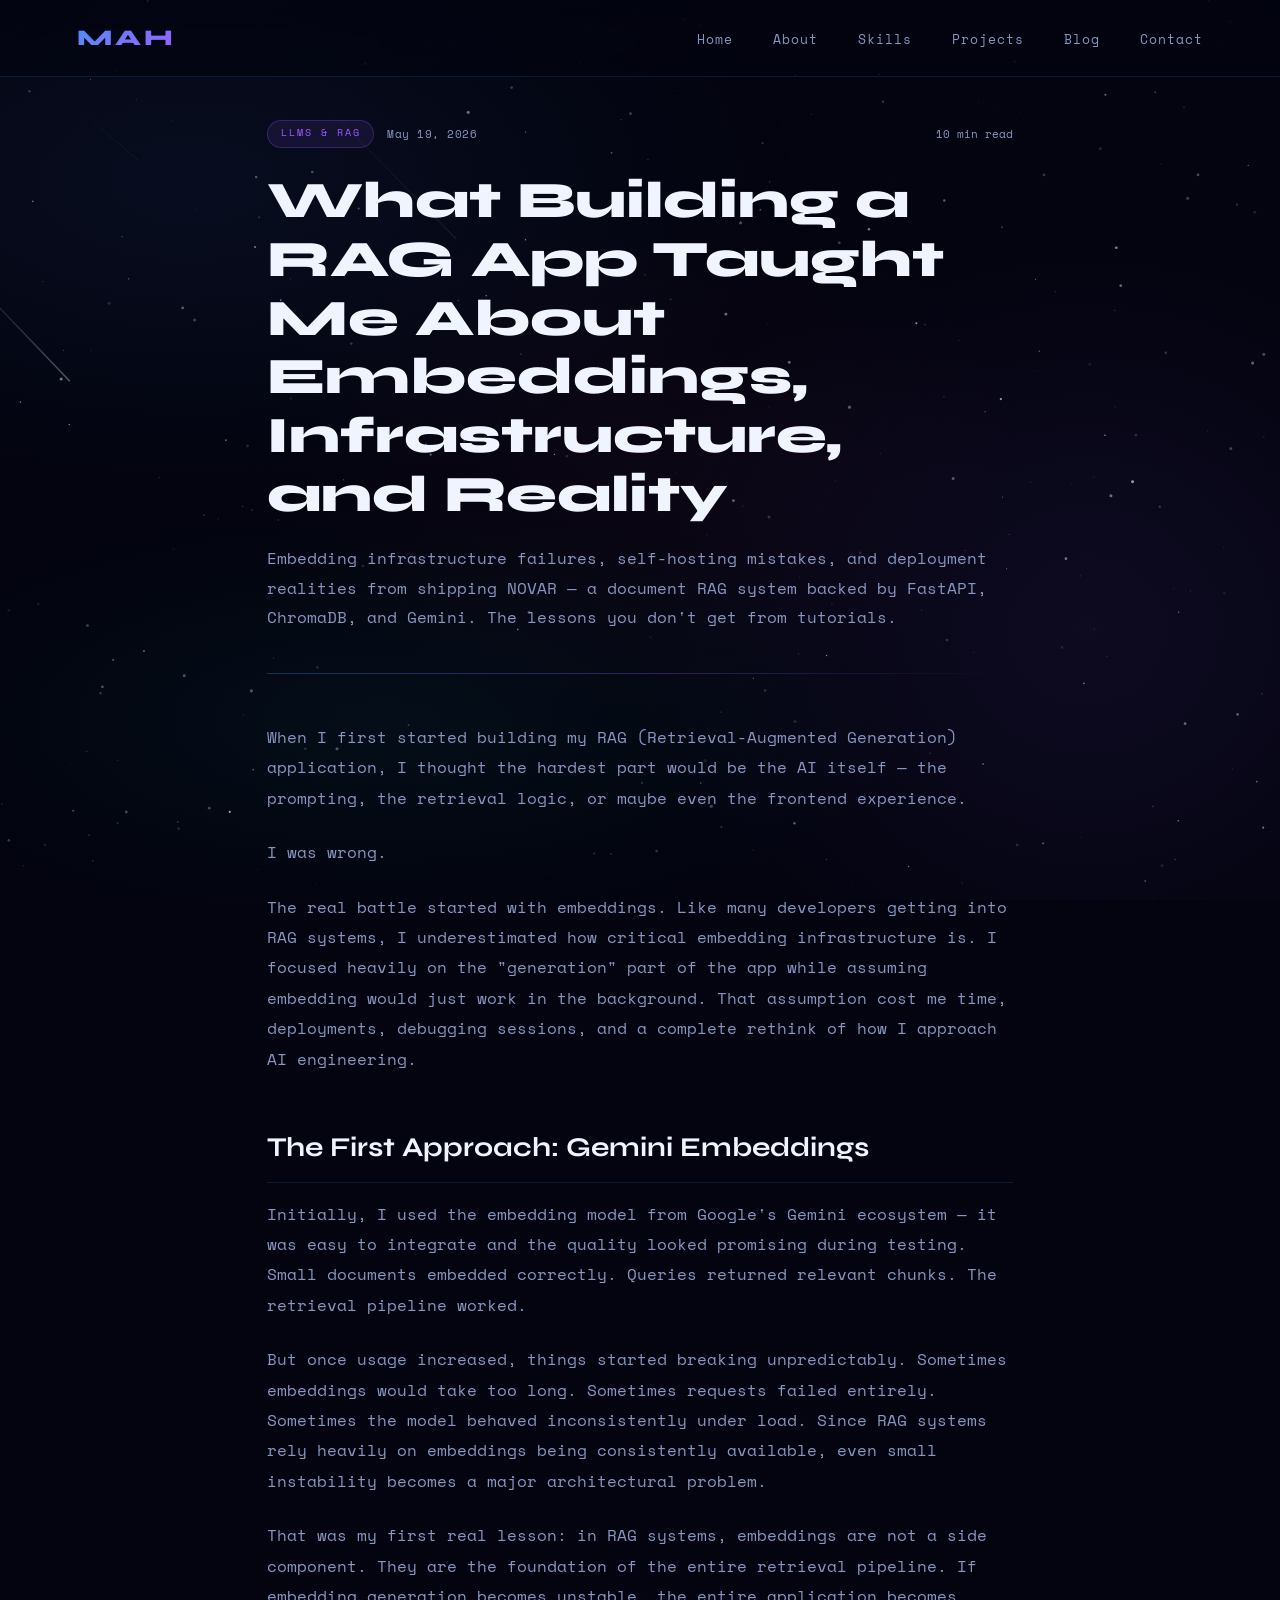
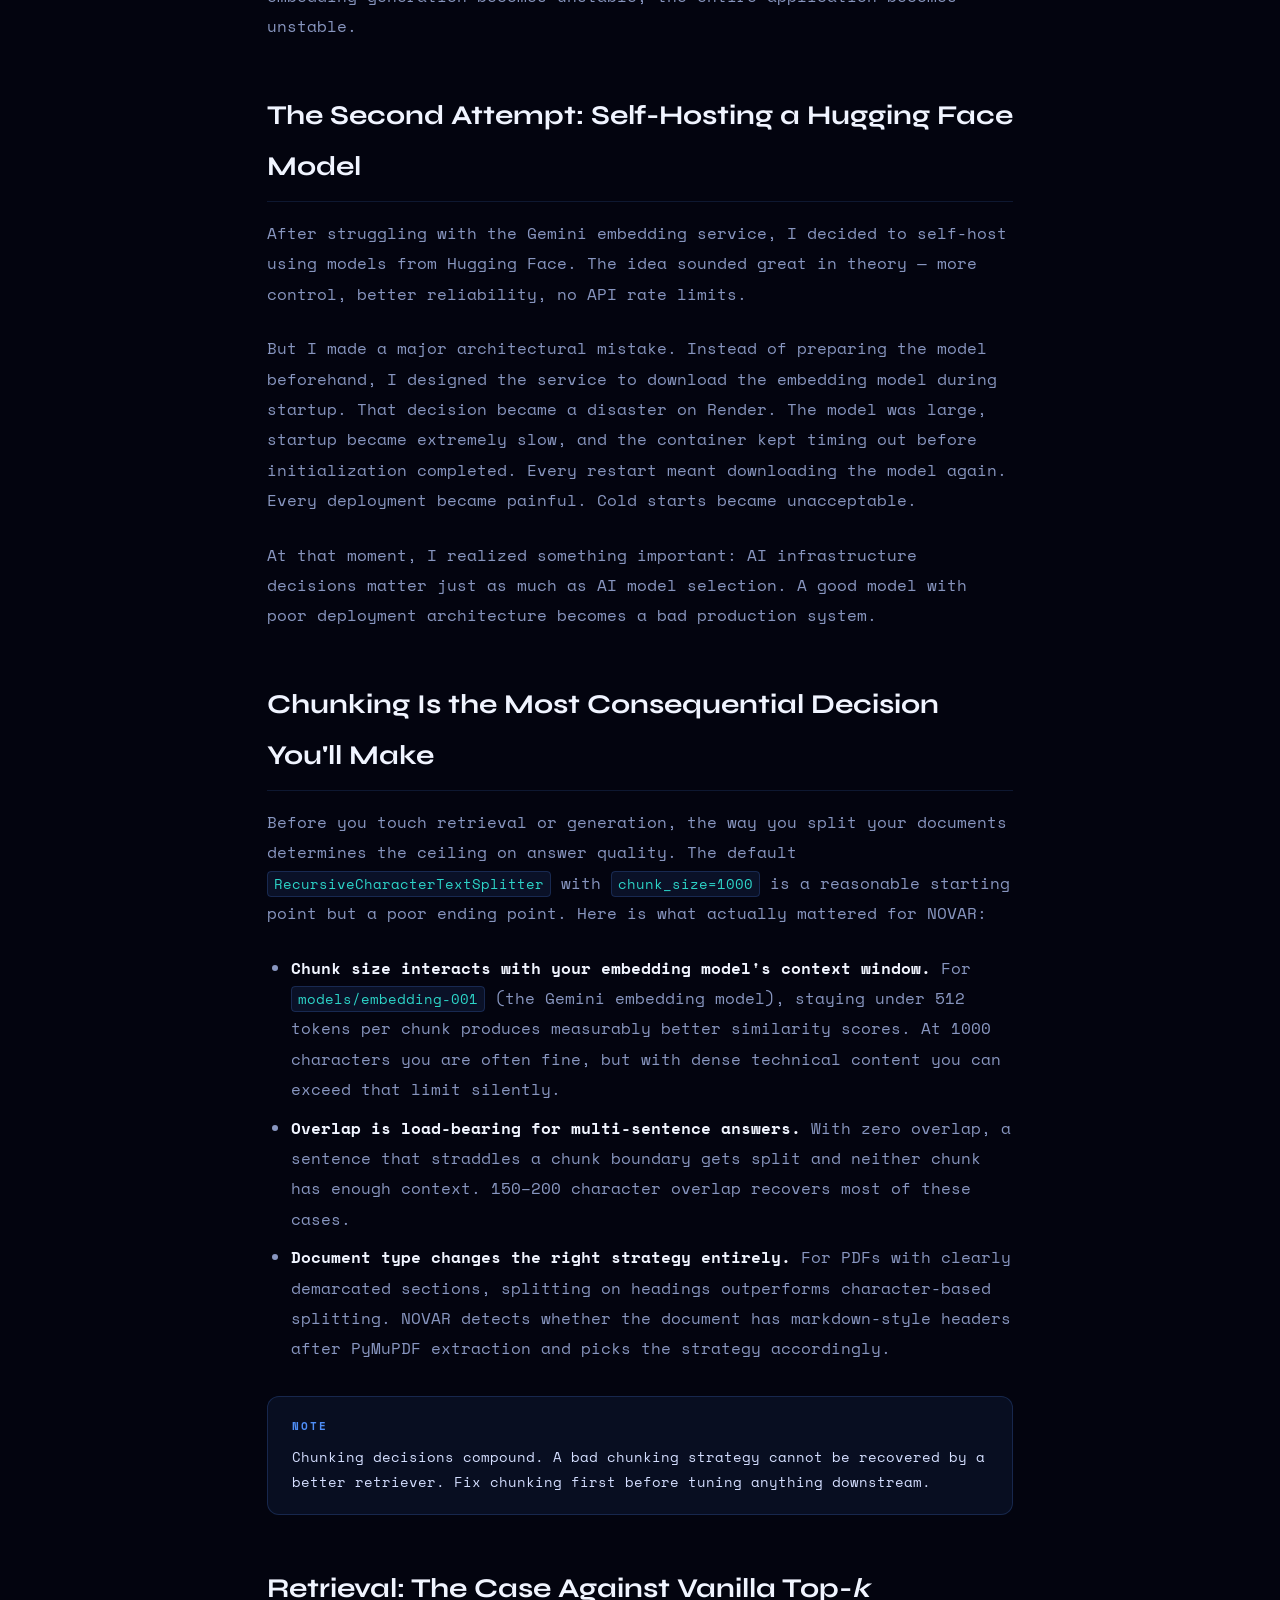
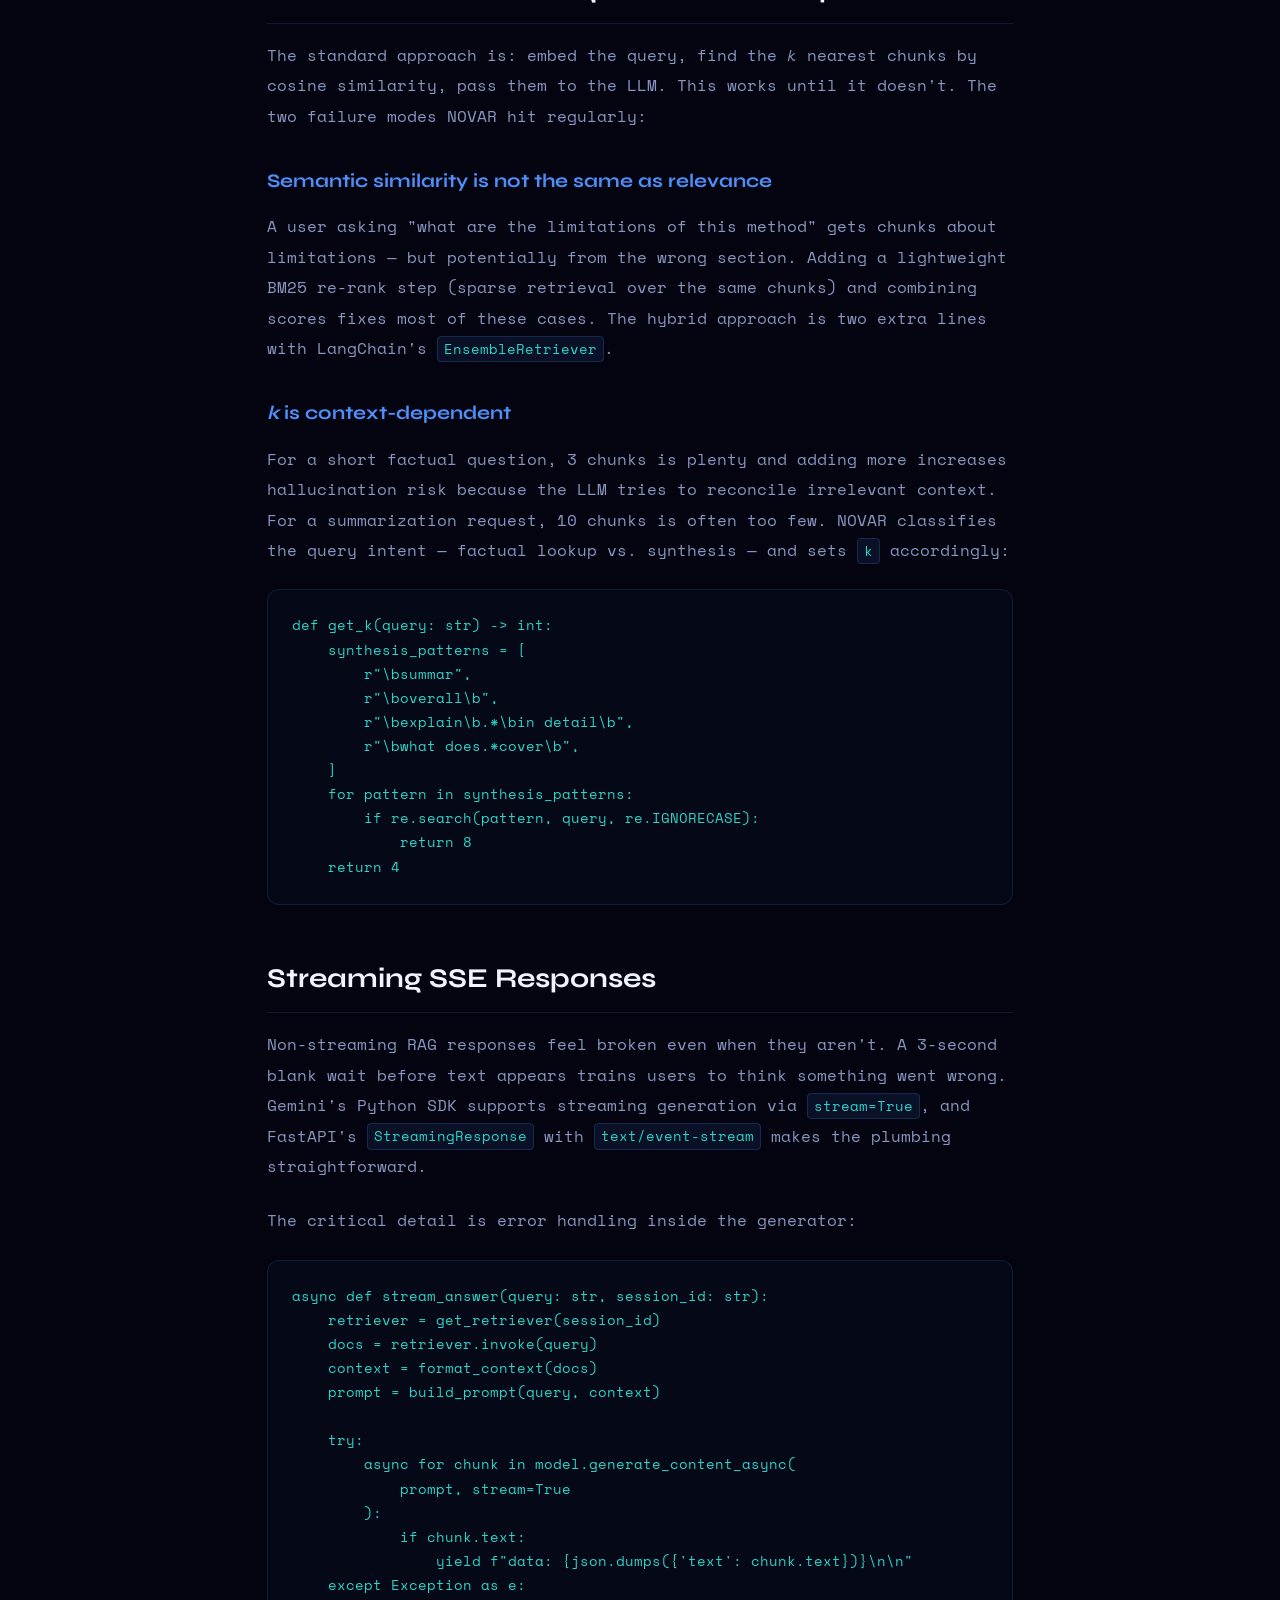
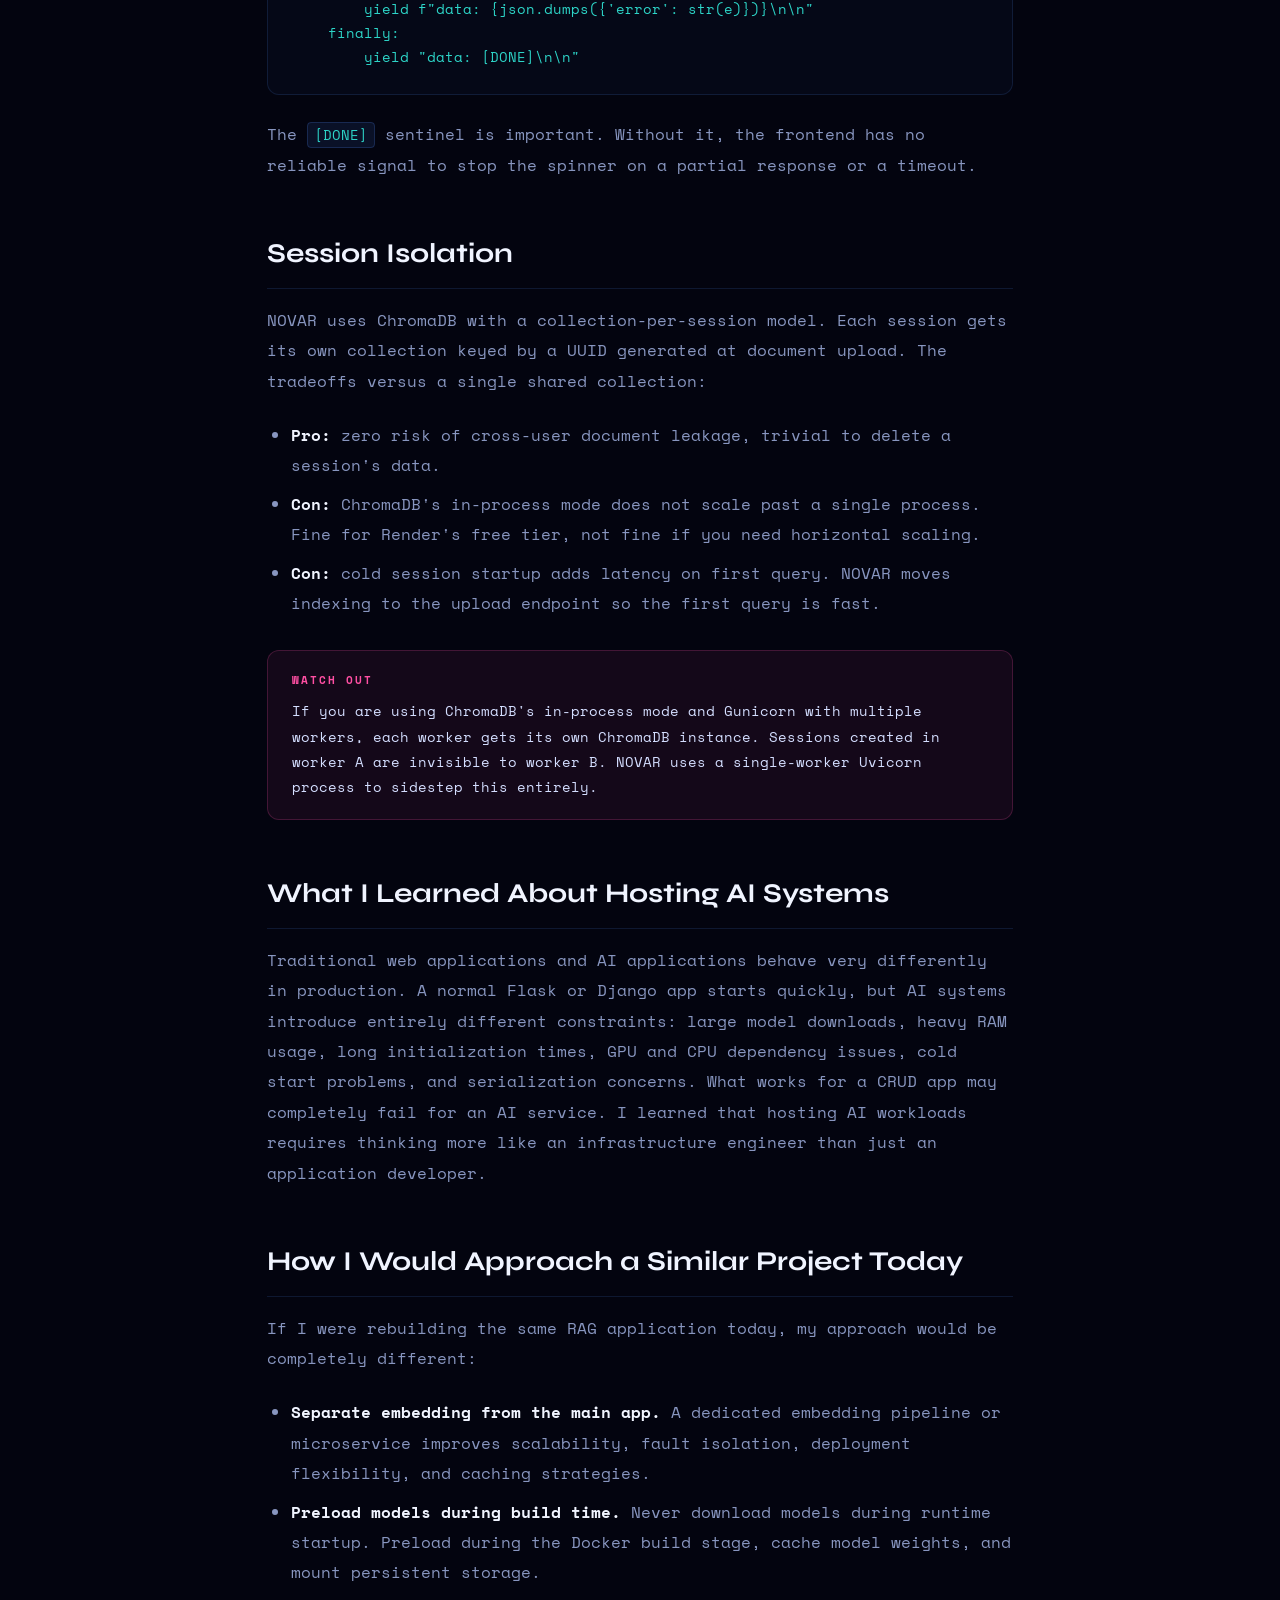
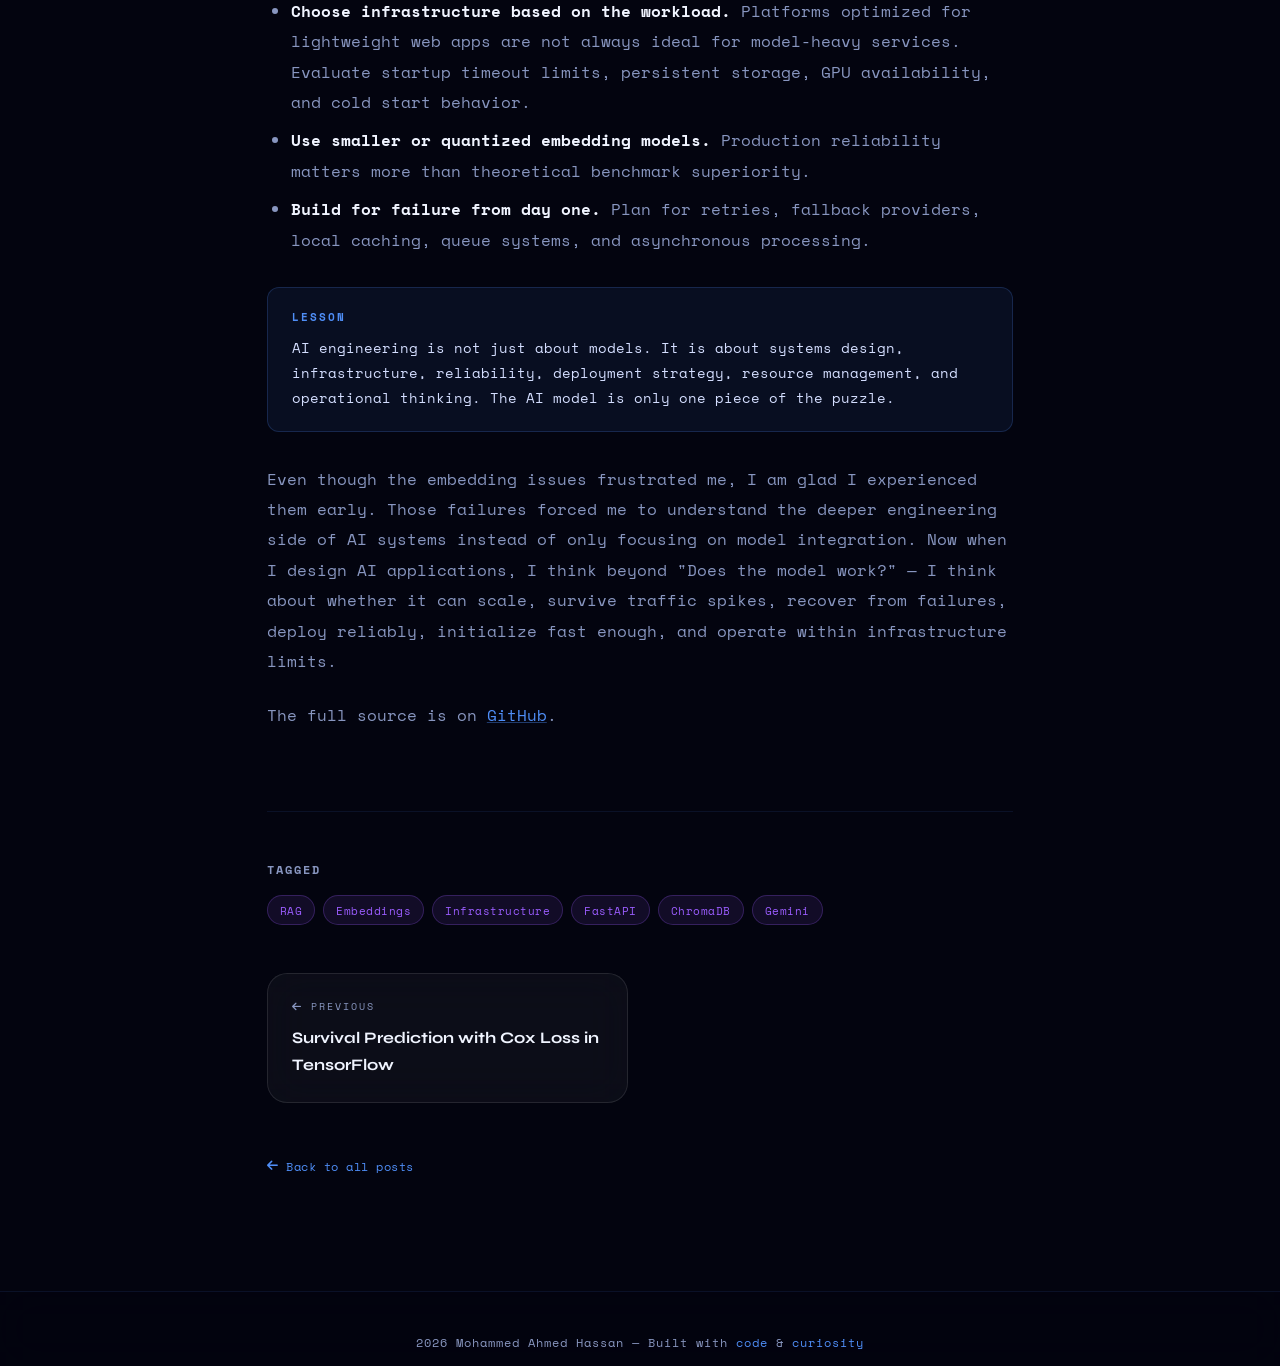
<file: posts/building-rag-systems.html>
<!DOCTYPE html>
<html lang="en">
<head>
    <meta charset="UTF-8">
    <meta name="viewport" content="width=device-width, initial-scale=1.0">
    <title>What Building a RAG App Taught Me About Embeddings, Infrastructure, and Reality | Mohammed Ahmed Hassan</title>
    <link href="https://fonts.googleapis.com/css2?family=Syne:wght@400;600;700;800&family=Space+Mono:wght@400;700&display=swap" rel="stylesheet">
    <link rel="stylesheet" href="https://cdnjs.cloudflare.com/ajax/libs/font-awesome/6.5.1/css/all.min.css">
    <link rel="stylesheet" href="../css/style.css">
</head>
<body>
    <canvas id="starfield"></canvas>
    <div class="nebula-layer"></div>

    <div class="content-wrapper">
        <nav>
            <a href="../index.html" class="logo">MAH</a>
            <ul class="nav-links" id="navLinks">
                <li><a href="../index.html" class="nav-link">Home</a></li>
                <li><a href="../index.html#about" class="nav-link">About</a></li>
                <li><a href="../index.html#skills" class="nav-link">Skills</a></li>
                <li><a href="../index.html#projects" class="nav-link">Projects</a></li>
                <li><a href="../blog.html" class="nav-link">Blog</a></li>
                <li><a href="../index.html#contact" class="nav-link">Contact</a></li>
            </ul>
            <button class="hamburger" id="hamburger" aria-label="Toggle menu">
                <span></span>
                <span></span>
                <span></span>
            </button>
        </nav>

        <article class="post-layout">

            <!-- POST HEADER -->
            <header class="post-header">
                <div class="post-meta">
                    <span class="post-category tag purple">LLMs & RAG</span>
                    <span class="post-date">May 19, 2026</span>
                    <span class="post-read-time">10 min read</span>
                </div>
                <h1>What Building a RAG App Taught Me About Embeddings, Infrastructure, and Reality</h1>
                <p class="post-summary">
                    Embedding infrastructure failures, self-hosting mistakes, and deployment realities from shipping NOVAR — a document RAG system backed by FastAPI, ChromaDB, and Gemini. The lessons you don't get from tutorials.
                </p>
                <div class="post-divider"></div>
            </header>

            <!-- POST BODY -->
            <div class="post-body">

                <p>
                    When I first started building my RAG (Retrieval-Augmented Generation) application, I thought the hardest part would be the AI itself — the prompting, the retrieval logic, or maybe even the frontend experience.
                </p>

                <p>
                    I was wrong.
                </p>

                <p>
                    The real battle started with embeddings. Like many developers getting into RAG systems, I underestimated how critical embedding infrastructure is. I focused heavily on the "generation" part of the app while assuming embedding would just work in the background. That assumption cost me time, deployments, debugging sessions, and a complete rethink of how I approach AI engineering.
                </p>

                <h2>The First Approach: Gemini Embeddings</h2>

                <p>
                    Initially, I used the embedding model from Google's Gemini ecosystem — it was easy to integrate and the quality looked promising during testing. Small documents embedded correctly. Queries returned relevant chunks. The retrieval pipeline worked.
                </p>

                <p>
                    But once usage increased, things started breaking unpredictably. Sometimes embeddings would take too long. Sometimes requests failed entirely. Sometimes the model behaved inconsistently under load. Since RAG systems rely heavily on embeddings being consistently available, even small instability becomes a major architectural problem.
                </p>

                <p>
                    That was my first real lesson: in RAG systems, embeddings are not a side component. They are the foundation of the entire retrieval pipeline. If embedding generation becomes unstable, the entire application becomes unstable.
                </p>

                <h2>The Second Attempt: Self-Hosting a Hugging Face Model</h2>

                <p>
                    After struggling with the Gemini embedding service, I decided to self-host using models from Hugging Face. The idea sounded great in theory — more control, better reliability, no API rate limits.
                </p>

                <p>
                    But I made a major architectural mistake. Instead of preparing the model beforehand, I designed the service to download the embedding model during startup. That decision became a disaster on Render. The model was large, startup became extremely slow, and the container kept timing out before initialization completed. Every restart meant downloading the model again. Every deployment became painful. Cold starts became unacceptable.
                </p>

                <p>
                    At that moment, I realized something important: AI infrastructure decisions matter just as much as AI model selection. A good model with poor deployment architecture becomes a bad production system.
                </p>

                <h2>Chunking Is the Most Consequential Decision You'll Make</h2>

                <p>
                    Before you touch retrieval or generation, the way you split your documents determines the ceiling on answer quality. The default <code>RecursiveCharacterTextSplitter</code> with <code>chunk_size=1000</code> is a reasonable starting point but a poor ending point. Here is what actually mattered for NOVAR:
                </p>

                <ul>
                    <li><strong>Chunk size interacts with your embedding model's context window.</strong> For <code>models/embedding-001</code> (the Gemini embedding model), staying under 512 tokens per chunk produces measurably better similarity scores. At 1000 characters you are often fine, but with dense technical content you can exceed that limit silently.</li>
                    <li><strong>Overlap is load-bearing for multi-sentence answers.</strong> With zero overlap, a sentence that straddles a chunk boundary gets split and neither chunk has enough context. 150–200 character overlap recovers most of these cases.</li>
                    <li><strong>Document type changes the right strategy entirely.</strong> For PDFs with clearly demarcated sections, splitting on headings outperforms character-based splitting. NOVAR detects whether the document has markdown-style headers after PyMuPDF extraction and picks the strategy accordingly.</li>
                </ul>

                <div class="callout info">
                    <span class="callout-label">Note</span>
                    Chunking decisions compound. A bad chunking strategy cannot be recovered by a better retriever. Fix chunking first before tuning anything downstream.
                </div>

                <h2>Retrieval: The Case Against Vanilla Top-<em>k</em></h2>

                <p>
                    The standard approach is: embed the query, find the <em>k</em> nearest chunks by cosine similarity, pass them to the LLM. This works until it doesn't. The two failure modes NOVAR hit regularly:
                </p>

                <h3>Semantic similarity is not the same as relevance</h3>
                <p>
                    A user asking "what are the limitations of this method" gets chunks about limitations — but potentially from the wrong section. Adding a lightweight BM25 re-rank step (sparse retrieval over the same chunks) and combining scores fixes most of these cases. The hybrid approach is two extra lines with LangChain's <code>EnsembleRetriever</code>.
                </p>

                <h3><em>k</em> is context-dependent</h3>
                <p>
                    For a short factual question, 3 chunks is plenty and adding more increases hallucination risk because the LLM tries to reconcile irrelevant context. For a summarization request, 10 chunks is often too few. NOVAR classifies the query intent — factual lookup vs. synthesis — and sets <code>k</code> accordingly:
                </p>

                <pre><code>def get_k(query: str) -> int:
    synthesis_patterns = [
        r"\bsummar",
        r"\boverall\b",
        r"\bexplain\b.*\bin detail\b",
        r"\bwhat does.*cover\b",
    ]
    for pattern in synthesis_patterns:
        if re.search(pattern, query, re.IGNORECASE):
            return 8
    return 4</code></pre>

                <h2>Streaming SSE Responses</h2>

                <p>
                    Non-streaming RAG responses feel broken even when they aren't. A 3-second blank wait before text appears trains users to think something went wrong. Gemini's Python SDK supports streaming generation via <code>stream=True</code>, and FastAPI's <code>StreamingResponse</code> with <code>text/event-stream</code> makes the plumbing straightforward.
                </p>

                <p>The critical detail is error handling inside the generator:</p>

                <pre><code>async def stream_answer(query: str, session_id: str):
    retriever = get_retriever(session_id)
    docs = retriever.invoke(query)
    context = format_context(docs)
    prompt = build_prompt(query, context)

    try:
        async for chunk in model.generate_content_async(
            prompt, stream=True
        ):
            if chunk.text:
                yield f"data: {json.dumps({'text': chunk.text})}\n\n"
    except Exception as e:
        yield f"data: {json.dumps({'error': str(e)})}\n\n"
    finally:
        yield "data: [DONE]\n\n"</code></pre>

                <p>
                    The <code>[DONE]</code> sentinel is important. Without it, the frontend has no reliable signal to stop the spinner on a partial response or a timeout.
                </p>

                <h2>Session Isolation</h2>

                <p>
                    NOVAR uses ChromaDB with a collection-per-session model. Each session gets its own collection keyed by a UUID generated at document upload. The tradeoffs versus a single shared collection:
                </p>

                <ul>
                    <li><strong>Pro:</strong> zero risk of cross-user document leakage, trivial to delete a session's data.</li>
                    <li><strong>Con:</strong> ChromaDB's in-process mode does not scale past a single process. Fine for Render's free tier, not fine if you need horizontal scaling.</li>
                    <li><strong>Con:</strong> cold session startup adds latency on first query. NOVAR moves indexing to the upload endpoint so the first query is fast.</li>
                </ul>

                <div class="callout warning">
                    <span class="callout-label">Watch out</span>
                    If you are using ChromaDB's in-process mode and Gunicorn with multiple workers, each worker gets its own ChromaDB instance. Sessions created in worker A are invisible to worker B. NOVAR uses a single-worker Uvicorn process to sidestep this entirely.
                </div>

                <h2>What I Learned About Hosting AI Systems</h2>

                <p>
                    Traditional web applications and AI applications behave very differently in production. A normal Flask or Django app starts quickly, but AI systems introduce entirely different constraints: large model downloads, heavy RAM usage, long initialization times, GPU and CPU dependency issues, cold start problems, and serialization concerns. What works for a CRUD app may completely fail for an AI service. I learned that hosting AI workloads requires thinking more like an infrastructure engineer than just an application developer.
                </p>

                <h2>How I Would Approach a Similar Project Today</h2>

                <p>
                    If I were rebuilding the same RAG application today, my approach would be completely different:
                </p>

                <ul>
                    <li><strong>Separate embedding from the main app.</strong> A dedicated embedding pipeline or microservice improves scalability, fault isolation, deployment flexibility, and caching strategies.</li>
                    <li><strong>Preload models during build time.</strong> Never download models during runtime startup. Preload during the Docker build stage, cache model weights, and mount persistent storage.</li>
                    <li><strong>Choose infrastructure based on the workload.</strong> Platforms optimized for lightweight web apps are not always ideal for model-heavy services. Evaluate startup timeout limits, persistent storage, GPU availability, and cold start behavior.</li>
                    <li><strong>Use smaller or quantized embedding models.</strong> Production reliability matters more than theoretical benchmark superiority.</li>
                    <li><strong>Build for failure from day one.</strong> Plan for retries, fallback providers, local caching, queue systems, and asynchronous processing.</li>
                </ul>

                <div class="callout info">
                    <span class="callout-label">Lesson</span>
                    AI engineering is not just about models. It is about systems design, infrastructure, reliability, deployment strategy, resource management, and operational thinking. The AI model is only one piece of the puzzle.
                </div>

                <p>
                    Even though the embedding issues frustrated me, I am glad I experienced them early. Those failures forced me to understand the deeper engineering side of AI systems instead of only focusing on model integration. Now when I design AI applications, I think beyond "Does the model work?" — I think about whether it can scale, survive traffic spikes, recover from failures, deploy reliably, initialize fast enough, and operate within infrastructure limits.
                </p>

                <p>
                    The full source is on <a href="https://github.com/MohammedAH10/Novar-Network-of-Vecrtorized-Archive-Retrieval" target="_blank">GitHub</a>.
                </p>

            </div>

            <!-- POST FOOTER -->
            <div class="post-footer reveal">
                <div class="post-footer-tags">
                    <h4>Tagged</h4>
                    <div class="tags">
                        <span class="tag purple">RAG</span>
                        <span class="tag purple">Embeddings</span>
                        <span class="tag purple">Infrastructure</span>
                        <span class="tag purple">FastAPI</span>
                        <span class="tag purple">ChromaDB</span>
                        <span class="tag purple">Gemini</span>
                    </div>
                </div>

                <div class="post-nav">
                    <a href="first-post.html" class="glass post-nav-link">
                        <span><i class="fas fa-arrow-left"></i> Previous</span>
                        <strong>Survival Prediction with Cox Loss in TensorFlow</strong>
                    </a>
                </div>

                <a href="../blog.html" class="back-to-blog">
                    <i class="fas fa-arrow-left"></i> Back to all posts
                </a>
            </div>

        </article>

        <footer>
            <p>2026 Mohammed Ahmed Hassan &mdash; Built with <span>code</span> &amp; <span>curiosity</span></p>
        </footer>
    </div>

    <script src="../js/app.js"></script>
</body>
</html>
</file>
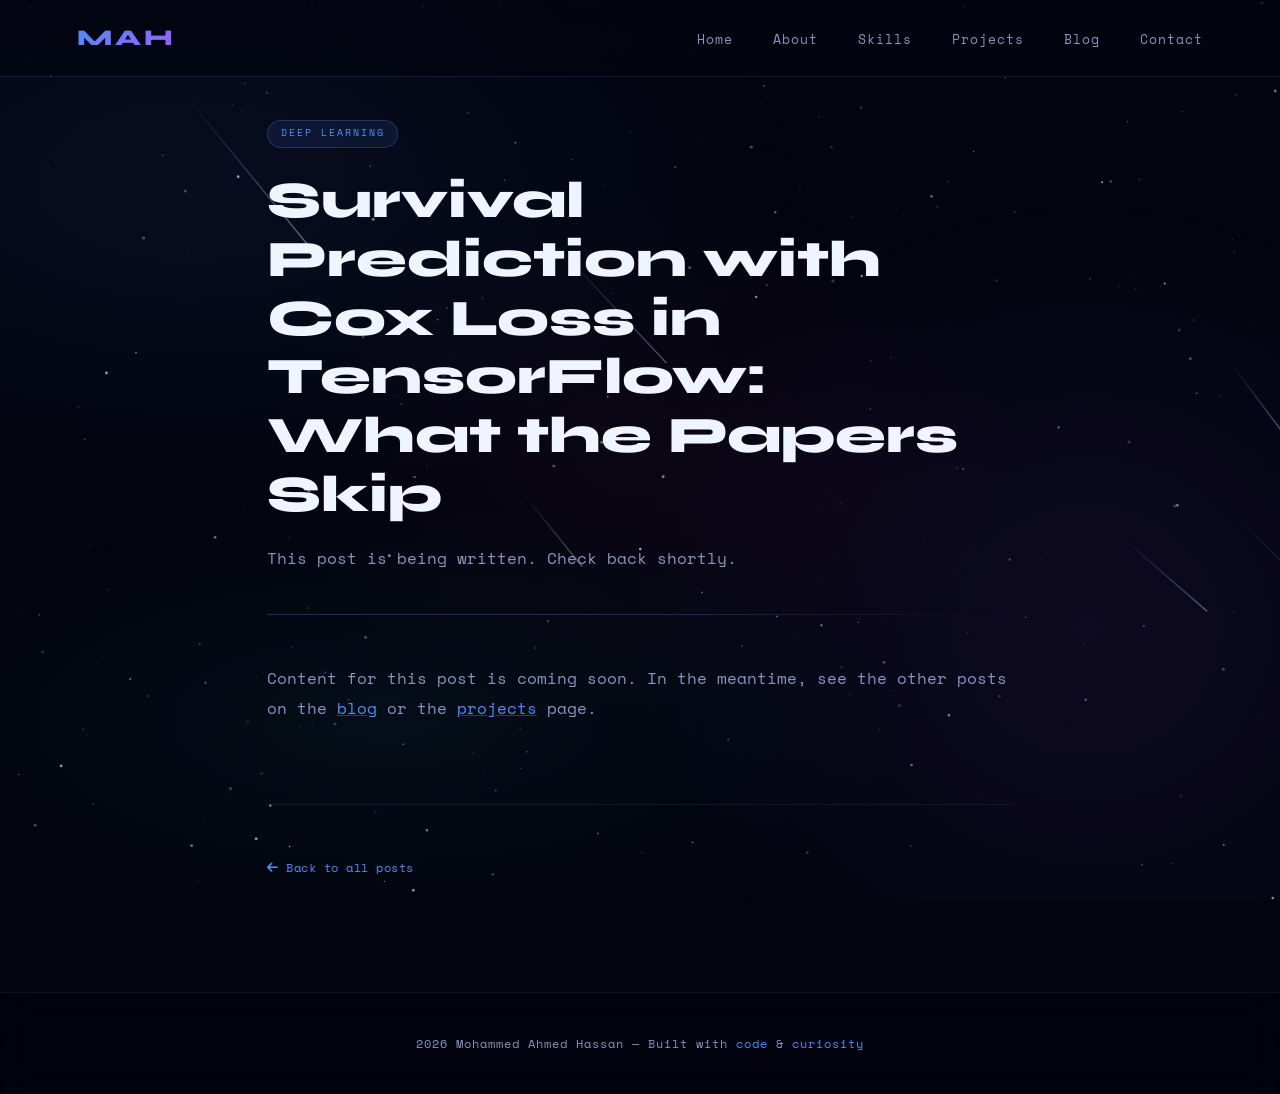
<file: posts/first-post.html>
<!DOCTYPE html>
<html lang="en">
<head>
    <meta charset="UTF-8">
    <meta name="viewport" content="width=device-width, initial-scale=1.0">
    <title>Survival Prediction with Cox Loss in TensorFlow: What the Papers Skip | Mohammed Ahmed Hassan</title>
    <link href="https://fonts.googleapis.com/css2?family=Syne:wght@400;600;700;800&family=Space+Mono:wght@400;700&display=swap" rel="stylesheet">
    <link rel="stylesheet" href="https://cdnjs.cloudflare.com/ajax/libs/font-awesome/6.5.1/css/all.min.css">
    <link rel="stylesheet" href="../css/style.css">
</head>
<body>
    <canvas id="starfield"></canvas>
    <div class="nebula-layer"></div>
    <div class="content-wrapper">
        <nav>
            <a href="../index.html" class="logo">MAH</a>
            <ul class="nav-links" id="navLinks">
                <li><a href="../index.html" class="nav-link">Home</a></li>
                <li><a href="../index.html#about" class="nav-link">About</a></li>
                <li><a href="../index.html#skills" class="nav-link">Skills</a></li>
                <li><a href="../index.html#projects" class="nav-link">Projects</a></li>
                <li><a href="../blog.html" class="nav-link">Blog</a></li>
                <li><a href="../index.html#contact" class="nav-link">Contact</a></li>
            </ul>
            <button class="hamburger" id="hamburger" aria-label="Toggle menu">
                <span></span><span></span><span></span>
            </button>
        </nav>
        <article class="post-layout">
            <header class="post-header">
                <div class="post-meta">
                    <span class="post-category tag">Deep Learning</span>
                </div>
                <h1>Survival Prediction with Cox Loss in TensorFlow: What the Papers Skip</h1>
                <p class="post-summary">This post is being written. Check back shortly.</p>
                <div class="post-divider"></div>
            </header>
            <div class="post-body reveal">
                <p>Content for this post is coming soon. In the meantime, see the other posts on the <a href="../blog.html">blog</a> or the <a href="../index.html#projects">projects</a> page.</p>
            </div>
            <div class="post-footer reveal">
                <a href="../blog.html" class="back-to-blog"><i class="fas fa-arrow-left"></i> Back to all posts</a>
            </div>
        </article>
        <footer>
            <p>2026 Mohammed Ahmed Hassan &mdash; Built with <span>code</span> &amp; <span>curiosity</span></p>
        </footer>
    </div>
    <script src="../js/app.js"></script>
</body>
</html>
</file>
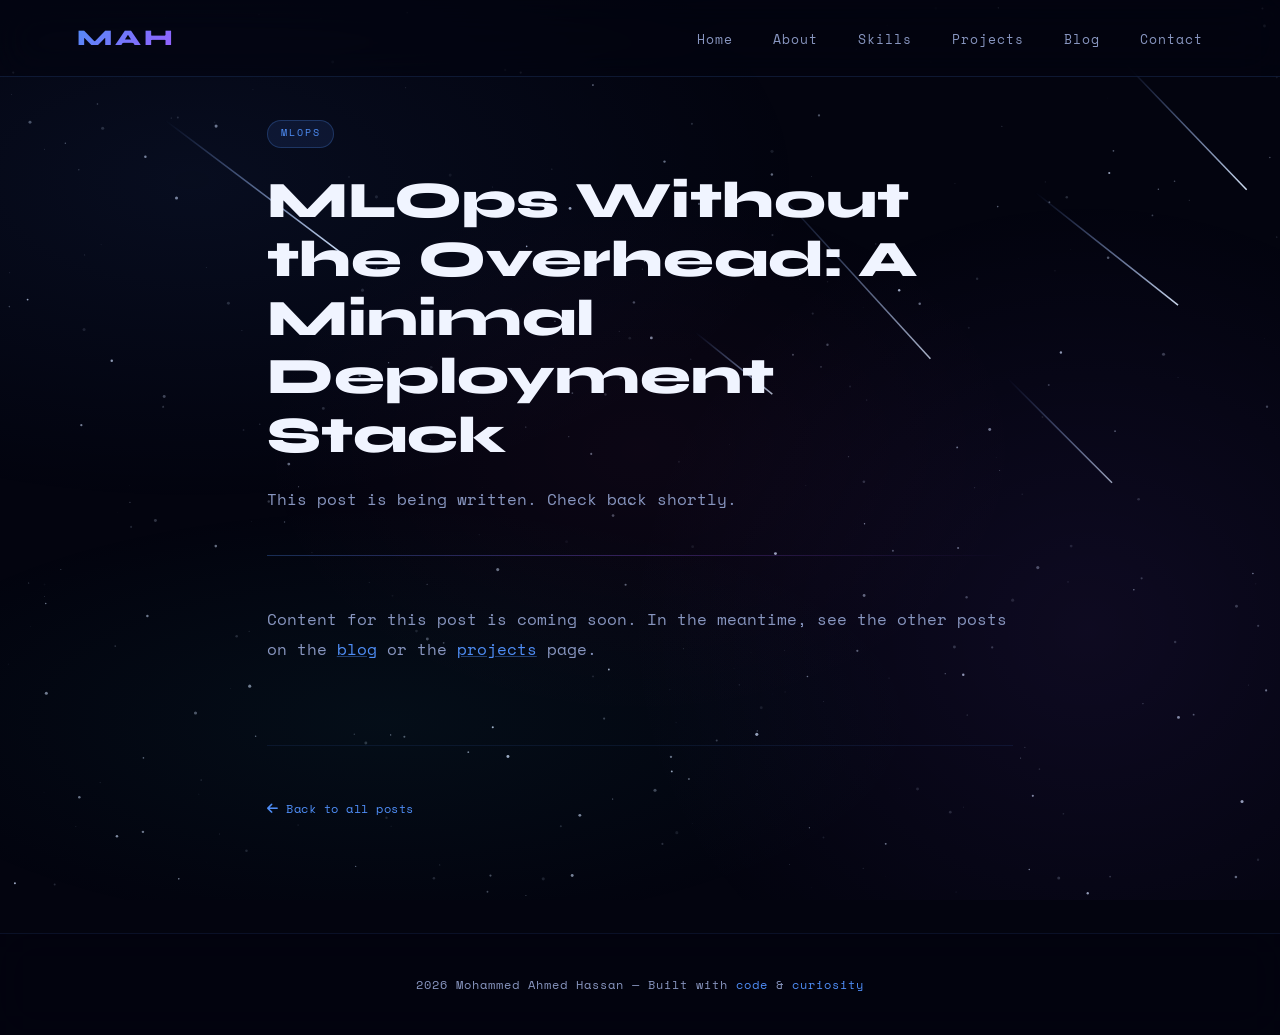
<file: posts/mlops-notes.html>
<!DOCTYPE html>
<html lang="en">
<head>
    <meta charset="UTF-8">
    <meta name="viewport" content="width=device-width, initial-scale=1.0">
    <title>MLOps Without the Overhead: A Minimal Deployment Stack | Mohammed Ahmed Hassan</title>
    <link href="https://fonts.googleapis.com/css2?family=Syne:wght@400;600;700;800&family=Space+Mono:wght@400;700&display=swap" rel="stylesheet">
    <link rel="stylesheet" href="https://cdnjs.cloudflare.com/ajax/libs/font-awesome/6.5.1/css/all.min.css">
    <link rel="stylesheet" href="../css/style.css">
</head>
<body>
    <canvas id="starfield"></canvas>
    <div class="nebula-layer"></div>
    <div class="content-wrapper">
        <nav>
            <a href="../index.html" class="logo">MAH</a>
            <ul class="nav-links" id="navLinks">
                <li><a href="../index.html" class="nav-link">Home</a></li>
                <li><a href="../index.html#about" class="nav-link">About</a></li>
                <li><a href="../index.html#skills" class="nav-link">Skills</a></li>
                <li><a href="../index.html#projects" class="nav-link">Projects</a></li>
                <li><a href="../blog.html" class="nav-link">Blog</a></li>
                <li><a href="../index.html#contact" class="nav-link">Contact</a></li>
            </ul>
            <button class="hamburger" id="hamburger" aria-label="Toggle menu">
                <span></span><span></span><span></span>
            </button>
        </nav>
        <article class="post-layout">
            <header class="post-header">
                <div class="post-meta">
                    <span class="post-category tag">MLOps</span>
                </div>
                <h1>MLOps Without the Overhead: A Minimal Deployment Stack</h1>
                <p class="post-summary">This post is being written. Check back shortly.</p>
                <div class="post-divider"></div>
            </header>
            <div class="post-body reveal">
                <p>Content for this post is coming soon. In the meantime, see the other posts on the <a href="../blog.html">blog</a> or the <a href="../index.html#projects">projects</a> page.</p>
            </div>
            <div class="post-footer reveal">
                <a href="../blog.html" class="back-to-blog"><i class="fas fa-arrow-left"></i> Back to all posts</a>
            </div>
        </article>
        <footer>
            <p>2026 Mohammed Ahmed Hassan &mdash; Built with <span>code</span> &amp; <span>curiosity</span></p>
        </footer>
    </div>
    <script src="../js/app.js"></script>
</body>
</html>
</file>
<file: css/style.css>
/* =============================================
   SHARED DESIGN SYSTEM
   Mohammed Ahmed Hassan — Portfolio & Blog
   ============================================= */

:root {
    --space-black: #03040f;
    --space-deep: #070b1a;
    --space-dark: #0c1228;
    --glass-bg: rgba(255, 255, 255, 0.04);
    --glass-border: rgba(255, 255, 255, 0.1);
    --glass-hover: rgba(255, 255, 255, 0.08);
    --nebula-blue: #4f8ef7;
    --nebula-purple: #9b5dff;
    --nebula-pink: #ff4fa3;
    --nebula-teal: #2dd4c8;
    --star-white: #e8f0ff;
    --text: #d4deff;
    --text-dim: #8896c0;
    --text-bright: #f0f4ff;
    --accent-glow: rgba(79, 142, 247, 0.3);
}

* { margin: 0; padding: 0; box-sizing: border-box; }
html { scroll-behavior: smooth; }

body {
    font-family: 'Space Mono', monospace;
    background: var(--space-black);
    color: var(--text);
    overflow-x: hidden;
    line-height: 1.7;
}

/* ---- CANVAS STARFIELD ---- */
#starfield {
    position: fixed;
    top: 0; left: 0;
    width: 100%; height: 100%;
    z-index: 0;
    pointer-events: none;
}

/* ---- NEBULA BACKGROUND ---- */
.nebula-layer {
    position: fixed;
    top: 0; left: 0;
    width: 100%; height: 100%;
    z-index: 0;
    pointer-events: none;
    background:
        radial-gradient(ellipse 80% 60% at 15% 20%, rgba(79, 142, 247, 0.07) 0%, transparent 60%),
        radial-gradient(ellipse 60% 80% at 85% 70%, rgba(155, 93, 255, 0.08) 0%, transparent 60%),
        radial-gradient(ellipse 50% 50% at 50% 50%, rgba(255, 79, 163, 0.04) 0%, transparent 60%),
        radial-gradient(ellipse 70% 40% at 30% 80%, rgba(45, 212, 200, 0.05) 0%, transparent 60%);
    animation: nebulaDrift 25s ease-in-out infinite alternate;
}

@keyframes nebulaDrift {
    0%   { opacity: 0.7; transform: scale(1); }
    50%  { opacity: 1;   transform: scale(1.05); }
    100% { opacity: 0.8; transform: scale(1.02); }
}

/* ---- CONTENT WRAPPER ---- */
.content-wrapper { position: relative; z-index: 1; }

/* ---- NAV ---- */
nav {
    position: fixed;
    top: 0; width: 100%;
    padding: 1.2rem 6%;
    display: flex;
    justify-content: space-between;
    align-items: center;
    z-index: 1000;
    background: rgba(3, 4, 15, 0.6);
    backdrop-filter: blur(20px);
    -webkit-backdrop-filter: blur(20px);
    border-bottom: 1px solid rgba(79, 142, 247, 0.15);
}

.logo {
    font-family: 'Syne', sans-serif;
    font-size: 1.4rem;
    font-weight: 800;
    background: linear-gradient(135deg, var(--nebula-blue), var(--nebula-purple));
    -webkit-background-clip: text;
    -webkit-text-fill-color: transparent;
    background-clip: text;
    letter-spacing: 3px;
    text-decoration: none;
}

.nav-links { display: flex; gap: 2.5rem; list-style: none; }

.nav-links a {
    color: var(--text-dim);
    text-decoration: none;
    font-size: 0.8rem;
    font-weight: 400;
    letter-spacing: 1px;
    transition: color 0.3s;
    position: relative;
}
.nav-links a:hover { color: var(--nebula-blue); }

.nav-links a.active {
    color: var(--nebula-blue);
}
.nav-links a.active::after {
    content: '';
    position: absolute;
    bottom: -4px;
    left: 0; right: 0;
    height: 1px;
    background: var(--nebula-blue);
    box-shadow: 0 0 8px var(--nebula-blue);
}

/* ---- SECTIONS ---- */
section {
    padding: 7rem 6%;
    max-width: 1300px;
    margin: 0 auto;
}

.section-header { margin-bottom: 4rem; }

.section-eyebrow {
    font-size: 0.7rem;
    letter-spacing: 4px;
    color: var(--nebula-teal);
    text-transform: uppercase;
    margin-bottom: 0.75rem;
    display: block;
}

.section-title {
    font-family: 'Syne', sans-serif;
    font-size: clamp(2rem, 4vw, 3rem);
    font-weight: 800;
    color: var(--text-bright);
}

.section-title span {
    background: linear-gradient(135deg, var(--nebula-blue), var(--nebula-purple));
    -webkit-background-clip: text;
    -webkit-text-fill-color: transparent;
    background-clip: text;
}

/* ---- GLASS CARD ---- */
.glass {
    background: var(--glass-bg);
    border: 1px solid var(--glass-border);
    backdrop-filter: blur(20px);
    -webkit-backdrop-filter: blur(20px);
    border-radius: 20px;
    transition: all 0.35s ease;
}

.glass:hover {
    background: var(--glass-hover);
    border-color: rgba(79, 142, 247, 0.25);
    box-shadow: 0 8px 40px rgba(79, 142, 247, 0.1);
    transform: translateY(-4px);
}

/* ---- TAGS ---- */
.tags { display: flex; flex-wrap: wrap; gap: 0.5rem; }

.tag {
    padding: 0.28rem 0.75rem;
    font-size: 0.7rem;
    border-radius: 50px;
    background: rgba(79, 142, 247, 0.1);
    border: 1px solid rgba(79, 142, 247, 0.25);
    color: var(--nebula-blue);
    letter-spacing: 0.5px;
}

.tag.purple {
    background: rgba(155, 93, 255, 0.1);
    border-color: rgba(155, 93, 255, 0.25);
    color: var(--nebula-purple);
}

.tag.teal {
    background: rgba(45, 212, 200, 0.1);
    border-color: rgba(45, 212, 200, 0.25);
    color: var(--nebula-teal);
}

.tag.pink {
    background: rgba(255, 79, 163, 0.1);
    border-color: rgba(255, 79, 163, 0.25);
    color: var(--nebula-pink);
}

/* ---- BUTTONS ---- */
.btn {
    padding: 0.85rem 2rem;
    font-family: 'Space Mono', monospace;
    font-size: 0.8rem;
    font-weight: 700;
    letter-spacing: 1px;
    text-decoration: none;
    border: none;
    cursor: pointer;
    transition: all 0.3s;
    display: inline-block;
}

.btn-primary {
    background: linear-gradient(135deg, var(--nebula-blue), var(--nebula-purple));
    color: #fff;
    border-radius: 50px;
    box-shadow: 0 0 25px rgba(79, 142, 247, 0.3);
}
.btn-primary:hover {
    transform: translateY(-3px);
    box-shadow: 0 8px 35px rgba(79, 142, 247, 0.5);
}

.btn-ghost {
    background: var(--glass-bg);
    color: var(--text);
    border: 1px solid var(--glass-border);
    border-radius: 50px;
    backdrop-filter: blur(10px);
}
.btn-ghost:hover {
    background: var(--glass-hover);
    border-color: rgba(79, 142, 247, 0.4);
    transform: translateY(-3px);
}

/* ---- FOOTER ---- */
footer {
    padding: 2.5rem 6%;
    text-align: center;
    border-top: 1px solid rgba(79, 142, 247, 0.1);
    background: rgba(3, 4, 15, 0.7);
    backdrop-filter: blur(20px);
    position: relative;
    z-index: 1;
}

footer p {
    font-size: 0.78rem;
    color: var(--text-dim);
    letter-spacing: 1px;
}

footer span { color: var(--nebula-blue); }

/* ---- HAMBURGER ---- */
.hamburger {
    display: none;
    flex-direction: column;
    justify-content: center;
    gap: 5px;
    background: none;
    border: none;
    cursor: pointer;
    padding: 6px;
    z-index: 1100;
}
.hamburger span {
    display: block;
    width: 24px;
    height: 2px;
    background: var(--text);
    border-radius: 2px;
    transition: transform 0.3s, opacity 0.3s, background 0.3s;
    transform-origin: center;
}
.hamburger.open span:nth-child(1) { transform: translateY(7px) rotate(45deg); background: var(--nebula-blue); }
.hamburger.open span:nth-child(2) { opacity: 0; transform: scaleX(0); }
.hamburger.open span:nth-child(3) { transform: translateY(-7px) rotate(-45deg); background: var(--nebula-blue); }

/* ---- SCROLL REVEAL ---- */
.reveal {
    opacity: 0;
    transform: translateY(30px);
    transition: opacity 0.7s ease, transform 0.7s ease;
}
.reveal.visible {
    opacity: 1;
    transform: translateY(0);
}

/* ---- ANIMATIONS ---- */
@keyframes fadeUp {
    from { opacity: 0; transform: translateY(24px); }
    to   { opacity: 1; transform: translateY(0); }
}

@keyframes spinSlow { to { transform: rotate(360deg); } }

@keyframes orbit { to { transform: rotate(360deg) translateX(-5px); } }

@keyframes pulseDot {
    0%, 100% { transform: scale(1); opacity: 1; }
    50%       { transform: scale(1.5); opacity: 0.5; }
}

/* ============================================
   INDEX — HERO
   ============================================ */
.hero {
    min-height: 100vh;
    display: flex;
    align-items: center;
    padding: 120px 6% 60px;
}

.hero-inner {
    max-width: 1200px;
    width: 100%;
    display: flex;
    align-items: center;
    gap: 5rem;
    flex-wrap: wrap;
}

.hero-text { flex: 1; min-width: 300px; }

.hero-label {
    font-size: 0.75rem;
    letter-spacing: 4px;
    color: var(--nebula-teal);
    text-transform: uppercase;
    margin-bottom: 1.5rem;
    opacity: 0;
    animation: fadeUp 0.8s 0.2s ease forwards;
}

.hero-name {
    font-family: 'Syne', sans-serif;
    font-size: clamp(2.8rem, 6vw, 5.5rem);
    font-weight: 800;
    line-height: 1.05;
    margin-bottom: 1.5rem;
    opacity: 0;
    animation: fadeUp 0.8s 0.4s ease forwards;
}

.hero-name .line1 { color: var(--text-bright); display: block; }
.hero-name .line2 {
    background: linear-gradient(135deg, var(--nebula-blue), var(--nebula-purple), var(--nebula-pink));
    -webkit-background-clip: text;
    -webkit-text-fill-color: transparent;
    background-clip: text;
    display: block;
}

.hero-roles {
    font-size: 0.9rem;
    color: var(--text-dim);
    margin-bottom: 2rem;
    letter-spacing: 1px;
    opacity: 0;
    animation: fadeUp 0.8s 0.5s ease forwards;
}
.hero-roles span { color: var(--nebula-blue); }

.hero-desc {
    font-size: 0.95rem;
    line-height: 1.9;
    color: var(--text-dim);
    max-width: 560px;
    margin-bottom: 3rem;
    opacity: 0;
    animation: fadeUp 0.8s 0.6s ease forwards;
}

.hero-btns {
    display: flex;
    gap: 1.2rem;
    flex-wrap: wrap;
    opacity: 0;
    animation: fadeUp 0.8s 0.7s ease forwards;
}

/* Profile photo */
.hero-photo-wrap {
    position: relative;
    width: 280px;
    height: 280px;
    flex-shrink: 0;
    opacity: 0;
    animation: fadeUp 0.8s 0.5s ease forwards;
}

.hero-photo-wrap::before {
    content: '';
    position: absolute;
    inset: -3px;
    border-radius: 50%;
    background: linear-gradient(135deg, var(--nebula-blue), var(--nebula-purple), var(--nebula-pink));
    animation: spinSlow 8s linear infinite;
    opacity: 0.7;
}

.hero-photo-wrap::after {
    content: '';
    position: absolute;
    inset: -18px;
    border-radius: 50%;
    border: 1px solid rgba(79, 142, 247, 0.2);
    animation: spinSlow 15s linear infinite reverse;
}

.hero-photo {
    width: 100%;
    height: 100%;
    object-fit: cover;
    border-radius: 50%;
    position: relative;
    z-index: 1;
    border: 4px solid var(--space-black);
}

.orbit-dot {
    position: absolute;
    width: 10px; height: 10px;
    border-radius: 50%;
    background: var(--nebula-blue);
    box-shadow: 0 0 10px var(--nebula-blue);
    top: -5px; left: 50%;
    transform-origin: 0 145px;
    animation: orbit 6s linear infinite;
}
.orbit-dot:nth-child(2) {
    background: var(--nebula-purple);
    box-shadow: 0 0 10px var(--nebula-purple);
    animation-delay: -3s;
}

/* ============================================
   INDEX — ABOUT
   ============================================ */
#about .about-body {
    padding: 3rem;
    font-size: 1rem;
    line-height: 2;
    color: var(--text-dim);
    max-width: 880px;
}

.highlight        { color: var(--nebula-blue);   font-weight: 700; }
.highlight-purple { color: var(--nebula-purple);  font-weight: 700; }
.highlight-teal   { color: var(--nebula-teal);    font-weight: 700; }

/* ============================================
   INDEX — SKILLS
   ============================================ */
.skills-grid {
    display: grid;
    grid-template-columns: repeat(auto-fit, minmax(240px, 1fr));
    gap: 1.5rem;
}

.skill-card { padding: 2rem; }

.skill-icon {
    font-size: 1.6rem;
    margin-bottom: 1rem;
    display: block;
}

.skill-card h3 {
    font-family: 'Syne', sans-serif;
    font-size: 1.05rem;
    font-weight: 700;
    color: var(--text-bright);
    margin-bottom: 0.6rem;
}

.skill-card p {
    font-size: 0.8rem;
    color: var(--text-dim);
    margin-bottom: 1.2rem;
    line-height: 1.7;
}

/* ============================================
   INDEX — PROJECTS
   ============================================ */
.projects-grid {
    display: grid;
    grid-template-columns: repeat(auto-fit, minmax(340px, 1fr));
    gap: 2rem;
}

.project-card {
    display: flex;
    flex-direction: column;
    overflow: hidden;
}

.project-top {
    padding: 2rem 2rem 1.5rem;
    flex: 1;
}

.project-badge {
    display: inline-block;
    font-size: 0.65rem;
    letter-spacing: 2px;
    text-transform: uppercase;
    padding: 0.3rem 0.9rem;
    border-radius: 50px;
    background: rgba(79, 142, 247, 0.1);
    border: 1px solid rgba(79, 142, 247, 0.2);
    color: var(--nebula-blue);
    margin-bottom: 1.2rem;
}
.project-badge.purple { background: rgba(155, 93, 255, 0.1); border-color: rgba(155, 93, 255, 0.2); color: var(--nebula-purple); }
.project-badge.teal   { background: rgba(45, 212, 200, 0.1);  border-color: rgba(45, 212, 200, 0.2);  color: var(--nebula-teal); }
.project-badge.pink   { background: rgba(255, 79, 163, 0.1);  border-color: rgba(255, 79, 163, 0.2);  color: var(--nebula-pink); }

.project-card h3 {
    font-family: 'Syne', sans-serif;
    font-size: 1.35rem;
    font-weight: 700;
    color: var(--text-bright);
    margin-bottom: 0.8rem;
    line-height: 1.3;
}

.project-card p {
    font-size: 0.82rem;
    color: var(--text-dim);
    line-height: 1.8;
    margin-bottom: 1.5rem;
}

.project-bottom {
    padding: 1.5rem 2rem;
    border-top: 1px solid var(--glass-border);
    display: flex;
    gap: 0.8rem;
    flex-wrap: wrap;
}

.proj-link {
    padding: 0.5rem 1.2rem;
    font-family: 'Space Mono', monospace;
    font-size: 0.72rem;
    font-weight: 700;
    letter-spacing: 0.5px;
    text-decoration: none;
    border-radius: 50px;
    transition: all 0.3s;
    display: flex;
    align-items: center;
    gap: 0.4rem;
}

.proj-link.github {
    background: rgba(255,255,255,0.06);
    border: 1px solid rgba(255,255,255,0.12);
    color: var(--text);
}
.proj-link.github:hover { background: rgba(255,255,255,0.12); border-color: rgba(255,255,255,0.25); }

.proj-link.demo {
    background: linear-gradient(135deg, var(--nebula-blue), var(--nebula-purple));
    color: #fff;
    border: none;
}
.proj-link.demo:hover { box-shadow: 0 4px 20px rgba(79, 142, 247, 0.4); transform: translateY(-2px); }

/* Featured card */
.featured-card {
    grid-column: 1 / -1;
    display: grid;
    grid-template-columns: 1fr auto;
    gap: 3rem;
    align-items: center;
    padding: 3rem;
}

.featured-label {
    font-size: 0.65rem;
    letter-spacing: 3px;
    color: var(--nebula-pink);
    text-transform: uppercase;
    display: flex;
    align-items: center;
    gap: 0.5rem;
    margin-bottom: 1rem;
}

.pulse-dot {
    width: 8px; height: 8px;
    border-radius: 50%;
    background: var(--nebula-pink);
    box-shadow: 0 0 8px var(--nebula-pink);
    animation: pulseDot 2s ease-in-out infinite;
}

.featured-card h3 {
    font-family: 'Syne', sans-serif;
    font-size: 2.5rem;
    font-weight: 800;
    color: var(--text-bright);
    margin-bottom: 0.8rem;
}

.featured-card p {
    font-size: 0.9rem;
    color: var(--text-dim);
    line-height: 1.85;
    max-width: 600px;
    margin-bottom: 2rem;
}

.featured-links { display: flex; gap: 1rem; flex-wrap: wrap; }

/* ============================================
   INDEX — CONTACT
   ============================================ */
.contact-grid {
    display: grid;
    grid-template-columns: 1fr 1fr;
    gap: 3rem;
}

.contact-left { padding: 3rem; }

.contact-left h3 {
    font-family: 'Syne', sans-serif;
    font-size: 1.8rem;
    font-weight: 700;
    color: var(--text-bright);
    margin-bottom: 1rem;
}

.contact-left p {
    font-size: 0.85rem;
    color: var(--text-dim);
    line-height: 1.85;
    margin-bottom: 2rem;
}

.contact-item {
    display: flex;
    align-items: center;
    gap: 1.2rem;
    margin-bottom: 1.5rem;
}

.contact-icon {
    width: 44px; height: 44px;
    border-radius: 12px;
    background: linear-gradient(135deg, rgba(79,142,247,0.2), rgba(155,93,255,0.2));
    border: 1px solid rgba(79,142,247,0.25);
    display: flex;
    align-items: center;
    justify-content: center;
    font-size: 1rem;
    color: var(--nebula-blue);
    flex-shrink: 0;
}

.contact-item .info p:first-child {
    font-size: 0.7rem;
    color: var(--text-dim);
    letter-spacing: 1px;
    margin-bottom: 0.15rem;
}

.contact-item .info a,
.contact-item .info span {
    font-size: 0.85rem;
    color: var(--text);
    text-decoration: none;
}
.contact-item .info a:hover { color: var(--nebula-blue); }

.socials {
    display: flex;
    gap: 0.75rem;
    margin-top: 2.5rem;
    flex-wrap: wrap;
}

.social-btn {
    width: 42px; height: 42px;
    border-radius: 12px;
    background: rgba(255,255,255,0.05);
    border: 1px solid rgba(255,255,255,0.1);
    display: flex;
    align-items: center;
    justify-content: center;
    color: var(--text-dim);
    text-decoration: none;
    font-size: 1rem;
    transition: all 0.3s;
}
.social-btn:hover {
    background: rgba(79,142,247,0.15);
    border-color: rgba(79,142,247,0.35);
    color: var(--nebula-blue);
    transform: translateY(-3px);
}

.contact-form { padding: 3rem; display: flex; flex-direction: column; gap: 1.2rem; }

.form-group { display: flex; flex-direction: column; gap: 0.5rem; }

.form-group label {
    font-size: 0.72rem;
    letter-spacing: 1.5px;
    text-transform: uppercase;
    color: var(--nebula-blue);
}

.form-group input,
.form-group textarea {
    background: rgba(255,255,255,0.04);
    border: 1px solid rgba(255,255,255,0.1);
    border-radius: 10px;
    padding: 0.9rem 1.1rem;
    color: var(--text);
    font-family: 'Space Mono', monospace;
    font-size: 0.85rem;
    transition: all 0.3s;
    resize: none;
}

.form-group input:focus,
.form-group textarea:focus {
    outline: none;
    border-color: rgba(79, 142, 247, 0.5);
    background: rgba(79, 142, 247, 0.05);
    box-shadow: 0 0 20px rgba(79, 142, 247, 0.1);
}

.form-group textarea { min-height: 130px; resize: vertical; }

.btn-submit {
    padding: 1rem;
    background: linear-gradient(135deg, var(--nebula-blue), var(--nebula-purple));
    color: #fff;
    border: none;
    border-radius: 12px;
    font-family: 'Space Mono', monospace;
    font-size: 0.85rem;
    font-weight: 700;
    letter-spacing: 1px;
    cursor: pointer;
    margin-top: 0.5rem;
    transition: all 0.3s;
}
.btn-submit:hover {
    box-shadow: 0 6px 30px rgba(79,142,247,0.4);
    transform: translateY(-2px);
}

/* ============================================
   BLOG — LISTING PAGE
   ============================================ */
.blog-hero {
    padding: 140px 6% 5rem;
    max-width: 1300px;
    margin: 0 auto;
}

.blog-hero-inner {
    display: flex;
    align-items: flex-end;
    justify-content: space-between;
    gap: 2rem;
    flex-wrap: wrap;
    margin-bottom: 3rem;
}

.blog-hero-text .page-eyebrow {
    font-size: 0.7rem;
    letter-spacing: 4px;
    color: var(--nebula-teal);
    text-transform: uppercase;
    margin-bottom: 0.75rem;
    display: block;
    opacity: 0;
    animation: fadeUp 0.7s 0.1s ease forwards;
}

.blog-hero-text h1 {
    font-family: 'Syne', sans-serif;
    font-size: clamp(2.4rem, 5vw, 4rem);
    font-weight: 800;
    color: var(--text-bright);
    line-height: 1.1;
    opacity: 0;
    animation: fadeUp 0.7s 0.25s ease forwards;
}

.blog-hero-text h1 span {
    background: linear-gradient(135deg, var(--nebula-blue), var(--nebula-purple));
    -webkit-background-clip: text;
    -webkit-text-fill-color: transparent;
    background-clip: text;
}

.blog-hero-text p {
    font-size: 0.9rem;
    color: var(--text-dim);
    margin-top: 1rem;
    max-width: 500px;
    line-height: 1.85;
    opacity: 0;
    animation: fadeUp 0.7s 0.4s ease forwards;
}

/* Filter bar */
.filter-bar {
    display: flex;
    gap: 0.6rem;
    flex-wrap: wrap;
    opacity: 0;
    animation: fadeUp 0.7s 0.5s ease forwards;
}

.filter-btn {
    padding: 0.45rem 1.1rem;
    font-family: 'Space Mono', monospace;
    font-size: 0.7rem;
    letter-spacing: 1px;
    border-radius: 50px;
    background: var(--glass-bg);
    border: 1px solid var(--glass-border);
    color: var(--text-dim);
    cursor: pointer;
    transition: all 0.25s;
}
.filter-btn:hover,
.filter-btn.active {
    background: rgba(79, 142, 247, 0.12);
    border-color: rgba(79, 142, 247, 0.4);
    color: var(--nebula-blue);
}

/* Blog grid */
.blog-grid {
    display: grid;
    grid-template-columns: repeat(auto-fill, minmax(340px, 1fr));
    gap: 2rem;
    padding: 0 6% 7rem;
    max-width: 1300px;
    margin: 0 auto;
}

/* Post card */
.post-card {
    display: flex;
    flex-direction: column;
    overflow: hidden;
    cursor: pointer;
    text-decoration: none;
}

.post-card:hover { transform: translateY(-6px); box-shadow: 0 12px 50px rgba(79, 142, 247, 0.12); }

.post-card-top {
    padding: 2rem 2rem 1.5rem;
    flex: 1;
    display: flex;
    flex-direction: column;
}

.post-meta {
    display: flex;
    align-items: center;
    gap: 0.8rem;
    margin-bottom: 1.2rem;
    flex-wrap: wrap;
}

.post-category {
    font-size: 0.62rem;
    letter-spacing: 2px;
    text-transform: uppercase;
    padding: 0.28rem 0.8rem;
    border-radius: 50px;
}

.post-date {
    font-size: 0.7rem;
    color: var(--text-dim);
    letter-spacing: 0.5px;
}

.post-read-time {
    font-size: 0.7rem;
    color: var(--text-dim);
    margin-left: auto;
}

.post-card h2 {
    font-family: 'Syne', sans-serif;
    font-size: 1.3rem;
    font-weight: 700;
    color: var(--text-bright);
    margin-bottom: 0.8rem;
    line-height: 1.35;
}

.post-card .post-excerpt {
    font-size: 0.82rem;
    color: var(--text-dim);
    line-height: 1.8;
    flex: 1;
}

.post-card-bottom {
    padding: 1.2rem 2rem;
    border-top: 1px solid var(--glass-border);
    display: flex;
    align-items: center;
    justify-content: space-between;
}

.post-tags { display: flex; gap: 0.4rem; flex-wrap: wrap; }

.read-more {
    font-size: 0.72rem;
    color: var(--nebula-blue);
    text-decoration: none;
    display: flex;
    align-items: center;
    gap: 0.3rem;
    white-space: nowrap;
    transition: gap 0.2s;
}
.read-more:hover { gap: 0.6rem; }

/* Featured blog post (first card) */
.post-card.featured-post {
    grid-column: 1 / -1;
    display: grid;
    grid-template-columns: 1fr 1fr;
}

.post-card.featured-post .post-card-top { padding: 3rem; }

.post-card.featured-post h2 {
    font-size: 1.9rem;
    line-height: 1.25;
}

.post-card.featured-post .post-excerpt { font-size: 0.88rem; }

.post-card.featured-post .post-card-bottom {
    padding: 2rem 3rem;
}

.post-visual {
    background: linear-gradient(135deg, rgba(79,142,247,0.08), rgba(155,93,255,0.12));
    border-left: 1px solid var(--glass-border);
    display: flex;
    align-items: center;
    justify-content: center;
    min-height: 280px;
    position: relative;
    overflow: hidden;
}

.post-visual-text {
    font-family: 'Syne', sans-serif;
    font-size: 5rem;
    font-weight: 800;
    opacity: 0.08;
    color: var(--nebula-blue);
    line-height: 1;
    user-select: none;
    padding: 2rem;
    text-align: center;
}

/* ============================================
   BLOG POST — ARTICLE PAGE
   ============================================ */
.post-layout {
    padding: 120px 6% 7rem;
    max-width: 900px;
    margin: 0 auto;
}

.post-header { margin-bottom: 3rem; }

.post-header .post-meta {
    display: flex;
    align-items: center;
    gap: 0.8rem;
    flex-wrap: wrap;
    margin-bottom: 1.5rem;
    opacity: 0;
    animation: fadeUp 0.6s 0.1s ease forwards;
}

.post-header h1 {
    font-family: 'Syne', sans-serif;
    font-size: clamp(2rem, 5vw, 3.2rem);
    font-weight: 800;
    color: var(--text-bright);
    line-height: 1.15;
    margin-bottom: 1.2rem;
    opacity: 0;
    animation: fadeUp 0.7s 0.2s ease forwards;
}

.post-header .post-summary {
    font-size: 1rem;
    color: var(--text-dim);
    line-height: 1.85;
    max-width: 720px;
    opacity: 0;
    animation: fadeUp 0.7s 0.35s ease forwards;
}

.post-divider {
    height: 1px;
    background: linear-gradient(90deg, var(--nebula-blue), var(--nebula-purple), transparent);
    margin: 2.5rem 0;
    opacity: 0.3;
}

/* Article body typography */
.post-body {
    font-size: 1rem;
    line-height: 1.9;
    color: var(--text-dim);
}

.post-body h2 {
    font-family: 'Syne', sans-serif;
    font-size: 1.7rem;
    font-weight: 700;
    color: var(--text-bright);
    margin: 3rem 0 1rem;
    padding-bottom: 0.5rem;
    border-bottom: 1px solid rgba(79, 142, 247, 0.15);
}

.post-body h3 {
    font-family: 'Syne', sans-serif;
    font-size: 1.2rem;
    font-weight: 700;
    color: var(--nebula-blue);
    margin: 2rem 0 0.75rem;
}

.post-body p { margin-bottom: 1.5rem; }

.post-body a {
    color: var(--nebula-blue);
    text-decoration: underline;
    text-decoration-color: rgba(79, 142, 247, 0.4);
    transition: text-decoration-color 0.2s;
}
.post-body a:hover { text-decoration-color: var(--nebula-blue); }

.post-body strong { color: var(--text-bright); font-weight: 700; }

.post-body code {
    font-family: 'Space Mono', monospace;
    font-size: 0.85em;
    background: rgba(79, 142, 247, 0.1);
    border: 1px solid rgba(79, 142, 247, 0.2);
    border-radius: 4px;
    padding: 0.15em 0.45em;
    color: var(--nebula-teal);
}

.post-body pre {
    background: rgba(7, 11, 26, 0.8);
    border: 1px solid rgba(79, 142, 247, 0.15);
    border-radius: 12px;
    padding: 1.5rem;
    overflow-x: auto;
    margin: 1.5rem 0;
    font-size: 0.85rem;
    line-height: 1.7;
}

.post-body pre code {
    background: none;
    border: none;
    padding: 0;
    font-size: inherit;
    color: var(--nebula-teal);
}

.post-body blockquote {
    border-left: 3px solid var(--nebula-purple);
    padding: 1rem 1.5rem;
    margin: 1.5rem 0;
    background: rgba(155, 93, 255, 0.05);
    border-radius: 0 10px 10px 0;
    font-style: italic;
    color: var(--text);
}

.post-body ul,
.post-body ol {
    padding-left: 1.5rem;
    margin-bottom: 1.5rem;
}

.post-body li { margin-bottom: 0.5rem; }

/* Callout boxes */
.callout {
    padding: 1.25rem 1.5rem;
    border-radius: 12px;
    margin: 2rem 0;
    font-size: 0.9rem;
    line-height: 1.75;
}

.callout.info {
    background: rgba(79, 142, 247, 0.08);
    border: 1px solid rgba(79, 142, 247, 0.2);
    color: var(--text);
}

.callout.warning {
    background: rgba(255, 79, 163, 0.07);
    border: 1px solid rgba(255, 79, 163, 0.2);
    color: var(--text);
}

.callout-label {
    font-size: 0.68rem;
    letter-spacing: 2px;
    text-transform: uppercase;
    font-weight: 700;
    margin-bottom: 0.5rem;
    display: block;
}
.callout.info .callout-label   { color: var(--nebula-blue); }
.callout.warning .callout-label { color: var(--nebula-pink); }

/* Post footer / nav */
.post-footer {
    margin-top: 5rem;
    padding-top: 3rem;
    border-top: 1px solid rgba(79, 142, 247, 0.1);
}

.post-footer-tags { margin-bottom: 3rem; }

.post-footer-tags h4 {
    font-size: 0.72rem;
    letter-spacing: 2px;
    text-transform: uppercase;
    color: var(--text-dim);
    margin-bottom: 1rem;
}

.post-nav {
    display: grid;
    grid-template-columns: 1fr 1fr;
    gap: 1.5rem;
    margin-bottom: 3rem;
}

.post-nav-link {
    padding: 1.5rem;
    text-decoration: none;
    transition: all 0.3s;
}
.post-nav-link:hover { transform: translateY(-3px); box-shadow: 0 8px 30px rgba(79, 142, 247, 0.1); }

.post-nav-link span {
    display: block;
    font-size: 0.65rem;
    letter-spacing: 2px;
    text-transform: uppercase;
    color: var(--text-dim);
    margin-bottom: 0.5rem;
}

.post-nav-link strong {
    font-family: 'Syne', sans-serif;
    font-size: 1rem;
    font-weight: 700;
    color: var(--text-bright);
    line-height: 1.3;
}

.back-to-blog {
    display: inline-flex;
    align-items: center;
    gap: 0.5rem;
    font-size: 0.78rem;
    color: var(--nebula-blue);
    text-decoration: none;
    letter-spacing: 0.5px;
    transition: gap 0.2s;
}
.back-to-blog:hover { gap: 0.8rem; }

/* ============================================
   RESPONSIVE
   ============================================ */
@media (max-width: 1024px) {
    section { padding: 5rem 5%; }
    .hero { padding: 100px 5% 50px; }
    .skills-grid { grid-template-columns: repeat(2, 1fr); }
    .projects-grid { grid-template-columns: repeat(2, 1fr); }
    .contact-grid { grid-template-columns: 1fr; gap: 2rem; }
    .featured-card { grid-template-columns: 1fr; gap: 1.5rem; padding: 2.5rem; }
    .featured-card h3 { font-size: 2rem; }
    .post-card.featured-post { grid-template-columns: 1fr; }
    .post-visual { min-height: 180px; }
}

@media (max-width: 900px) {
    .hamburger { display: flex; }
    .nav-links {
        display: flex;
        flex-direction: column;
        position: fixed;
        top: 0; right: -100%;
        width: min(75vw, 280px);
        height: 100vh;
        background: rgba(7, 11, 26, 0.97);
        backdrop-filter: blur(24px);
        -webkit-backdrop-filter: blur(24px);
        border-left: 1px solid rgba(79, 142, 247, 0.2);
        padding: 100px 2.5rem 2.5rem;
        gap: 0;
        list-style: none;
        transition: right 0.35s cubic-bezier(0.4, 0, 0.2, 1);
        z-index: 1050;
    }
    .nav-links.open { right: 0; }
    .nav-links li { border-bottom: 1px solid rgba(255,255,255,0.06); }
    .nav-links a { display: block; padding: 1rem 0; font-size: 1rem; letter-spacing: 2px; }

    .hero { padding: 90px 5% 60px; min-height: auto; }
    .hero-inner { flex-direction: column-reverse; text-align: center; gap: 2.5rem; align-items: center; }
    .hero-text { min-width: unset; width: 100%; }
    .hero-label { font-size: 0.7rem; letter-spacing: 2px; }
    .hero-desc { margin: 0 auto 2.5rem; max-width: 100%; }
    .hero-btns { justify-content: center; gap: 1rem; }
    .hero-photo-wrap { width: 200px; height: 200px; }
    .orbit-dot { transform-origin: 0 105px; }

    section { padding: 4rem 5%; }
    .section-header { margin-bottom: 2.5rem; }

    #about .about-body { padding: 1.75rem; font-size: 0.92rem; }

    .skills-grid { grid-template-columns: 1fr 1fr; gap: 1rem; }
    .skill-card { padding: 1.5rem; }

    .projects-grid { grid-template-columns: 1fr; gap: 1.5rem; }
    .featured-card { grid-template-columns: 1fr; gap: 1.5rem; padding: 2rem; }
    .featured-card h3 { font-size: 1.8rem; }
    .featured-card > div:last-child { display: none; }

    .contact-grid { grid-template-columns: 1fr; gap: 1.5rem; }
    .contact-left { padding: 2rem; }
    .contact-left h3 { font-size: 1.4rem; }
    .contact-form { padding: 2rem; gap: 1rem; }

    .blog-hero { padding: 100px 5% 3rem; }
    .blog-hero-inner { flex-direction: column; align-items: flex-start; }
    .blog-grid { padding: 0 5% 5rem; grid-template-columns: 1fr; }
    .post-card.featured-post { grid-template-columns: 1fr; }
    .post-layout { padding: 100px 5% 5rem; }
    .post-nav { grid-template-columns: 1fr; }
}

@media (max-width: 480px) {
    nav { padding: 1rem 5%; }
    .logo { font-size: 1.2rem; }
    .hero { padding: 80px 4% 50px; }
    .hero-name { font-size: clamp(2.2rem, 10vw, 3rem); }
    .hero-roles { font-size: 0.75rem; letter-spacing: 0.5px; }
    .hero-desc { font-size: 0.85rem; }
    .btn { padding: 0.75rem 1.4rem; font-size: 0.75rem; }
    .hero-btns { flex-direction: column; align-items: center; width: 100%; }
    .btn { width: 100%; text-align: center; }
    .hero-photo-wrap { width: 160px; height: 160px; }
    .orbit-dot { transform-origin: 0 85px; }

    section { padding: 3.5rem 4%; }
    .section-title { font-size: 1.7rem; }

    #about .about-body { padding: 1.25rem; font-size: 0.88rem; line-height: 1.85; }

    .skills-grid { grid-template-columns: 1fr; gap: 1rem; }
    .skill-card { padding: 1.25rem; }
    .skill-card h3 { font-size: 0.95rem; }
    .skill-card p { font-size: 0.78rem; }
    .tag { font-size: 0.65rem; padding: 0.22rem 0.6rem; }

    .projects-grid { grid-template-columns: 1fr; gap: 1.2rem; }
    .project-top { padding: 1.5rem 1.5rem 1.25rem; }
    .project-bottom { padding: 1.25rem 1.5rem; gap: 0.6rem; }
    .project-card h3 { font-size: 1.15rem; }
    .project-card p { font-size: 0.78rem; }
    .proj-link { font-size: 0.68rem; padding: 0.45rem 1rem; }
    .featured-card { padding: 1.5rem; }
    .featured-card h3 { font-size: 1.5rem; }
    .featured-card p { font-size: 0.82rem; }

    .contact-left { padding: 1.5rem; }
    .contact-left h3 { font-size: 1.2rem; }
    .contact-left p { font-size: 0.8rem; }
    .contact-form { padding: 1.5rem; }
    .contact-item { gap: 1rem; }
    .contact-icon { width: 38px; height: 38px; font-size: 0.9rem; }
    .social-btn { width: 38px; height: 38px; font-size: 0.9rem; }
    .socials { gap: 0.6rem; margin-top: 1.5rem; }

    footer { padding: 2rem 4%; }
    footer p { font-size: 0.72rem; }

    .blog-hero { padding: 90px 4% 2.5rem; }
    .blog-hero-text h1 { font-size: 2rem; }
    .blog-grid { padding: 0 4% 4rem; }
    .post-card-top { padding: 1.5rem 1.5rem 1.25rem; }
    .post-card-bottom { padding: 1.25rem 1.5rem; }
    .post-card h2 { font-size: 1.15rem; }
    .post-card.featured-post .post-card-top { padding: 2rem; }
    .post-card.featured-post h2 { font-size: 1.5rem; }
    .post-layout { padding: 90px 4% 4rem; }
    .post-header h1 { font-size: 1.8rem; }
    .post-body h2 { font-size: 1.35rem; }
    .post-body pre { padding: 1rem; font-size: 0.8rem; }
}

@media (max-width: 360px) {
    .hero-name { font-size: 2rem; }
    .hero-photo-wrap { width: 140px; height: 140px; }
    .orbit-dot { transform-origin: 0 75px; }
    .section-title { font-size: 1.5rem; }
}
</file>
